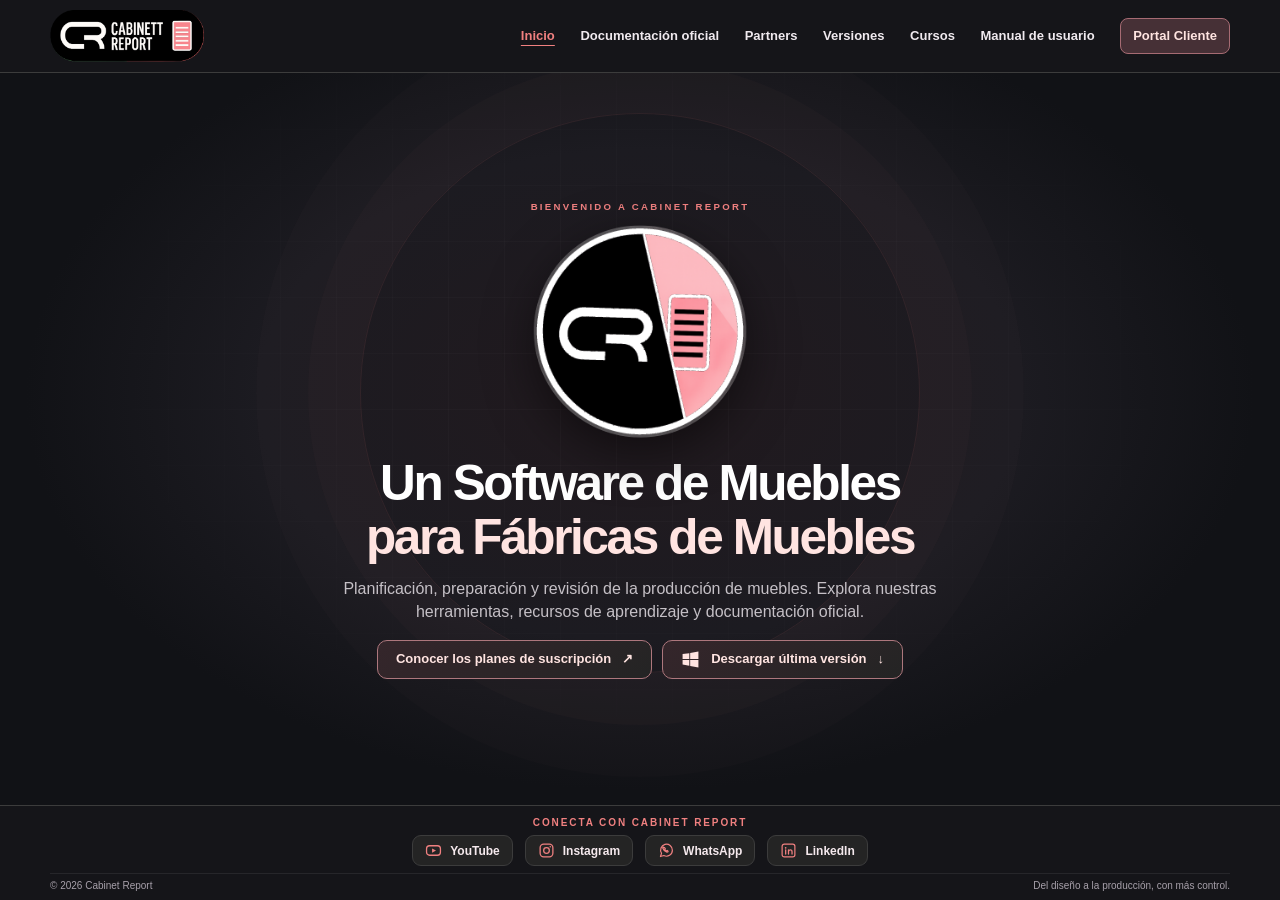
<file: index.html>
<!doctype html>
<html lang="es">
<head>
  <meta charset="utf-8">
  <meta name="viewport" content="width=device-width,initial-scale=1">
  <meta name="theme-color" content="#111216">
  <meta name="description" content="Cabinet Report: software de muebles para fábricas de muebles. Accede a la documentación oficial, Partners, cursos, manual de usuario y redes sociales.">
  <meta property="og:type" content="website">
  <meta property="og:title" content="Cabinet Report | Portal oficial">
  <meta property="og:description" content="Un Software de Muebles para Fábricas de Muebles. Documentación, cursos, manual, Partners y redes oficiales en un solo lugar.">
  <meta property="og:image" content="https://danielmelendez-pma.github.io/cabinet-report-partners/logo-redondo.png">
  <meta property="og:url" content="https://danielmelendez-pma.github.io/cabinet-report-partners/">
  <meta name="color-scheme" content="dark">
  <link rel="icon" href="logo-redondo.png" type="image/png">
  <link rel="canonical" href="https://danielmelendez-pma.github.io/cabinet-report-partners/">
  <link rel="stylesheet" href="portal.css?v=20261109-57">
  <title>Cabinet Report | Portal oficial</title>
  <script>
    // Preserva los enlaces antiguos a secciones del programa Partners.
    (function () {
      var oldSections = ["inicio","que-es","modelo","roles","planes","simulador","dudas","participar"];
      var hash = decodeURIComponent(location.hash.slice(1));
      if (oldSections.indexOf(hash) !== -1) {
        location.replace("partners.html" + location.search + location.hash);
      }
    }());
  </script>
  <link rel="stylesheet" href="cabinet-header.css?v=20261111-83">
</head>
<body>
  <a class="skip-link" href="#contenido">Ir al contenido principal</a>
  <div class="portal-shell">
    <header class="cr-site-header">
  <div class="cr-site-header-inner">
    <a class="cr-brand" href="./" aria-label="Ir al inicio de Cabinet Report">
      <img src="logo-ovalado.png" alt="Cabinet Report" width="498" height="167">
    </a>
    <nav class="cr-site-nav" aria-label="Navegación principal">
      <a href="./" aria-current="page">Inicio</a>
      <a href="https://cabinet-report.gitbook.io/cabinet-report-docs/">Documentación oficial</a>
      <a href="partners.html">Partners</a>
      <button id="open-versions" class="cr-versions-nav" type="button" aria-haspopup="dialog" aria-controls="versions-dialog" hidden>Versiones</button>
      <a href="https://cabinet-report.gitbook.io/curso-de-cabinet-report/">Cursos</a>
      <a href="https://cabinet-report.gitbook.io/cabinet-report-docs/manual-de-usuario">Manual de usuario</a>
      <a class="cr-client-portal-nav" href="https://cabinetreportportal.duckdns.org/login" target="_blank" rel="noopener noreferrer" aria-label="Portal Cliente (abre en otra pestaña)">Portal Cliente</a>
    </nav>
  </div>
</header>
    <main id="contenido" class="landing">
      <section class="hero" aria-labelledby="hero-title">
        <div class="hero-glow" aria-hidden="true"></div>
        <div class="hero-content">
          <span class="eyebrow">BIENVENIDO A CABINET REPORT</span>
          <img class="hero-logo" src="logo-redondo.png" width="1024" height="1024" alt="Logotipo circular oficial de Cabinet Report">
          <h1 id="hero-title">Un Software de Muebles<br><span>para Fábricas de Muebles</span></h1>
          <p class="hero-description">Planificación, preparación y revisión de la producción de muebles. Explora nuestras herramientas, recursos de aprendizaje y documentación oficial.</p>
          <div class="hero-actions">
            <a class="plans-link" href="suscripciones.html">Conocer los planes de suscripción <span aria-hidden="true">↗</span></a>
            <button class="plans-link download-open" id="open-download" type="button" aria-haspopup="dialog" aria-controls="download-dialog" aria-label="Descargar última versión para Windows" hidden><svg class="windows-mark" viewBox="0 0 24 24" aria-hidden="true" focusable="false"><path fill="currentColor" d="M2 5.2 10.5 4v7.3H2V5.2Zm9.6-1.4L22 2v9.3H11.6V3.8ZM2 12.5h8.5v7.3L2 18.4v-5.9Zm9.6 0H22V22l-10.4-1.8v-7.7Z"/></svg>Descargar última versión <span aria-hidden="true">↓</span></button>
          </div>
        </div>
      </section>
    </main>
    <footer class="site-footer">
      <div class="footer-inner">
        <p class="social-heading">CONECTA CON CABINET REPORT</p>
        <nav class="social-links" aria-label="Redes sociales oficiales">
          <a href="https://www.youtube.com/@CabinetReport" target="_blank" rel="noopener noreferrer" aria-label="YouTube de Cabinet Report (se abre en otra pestaña)">
            <svg aria-hidden="true" viewBox="0 0 24 24" fill="none"><rect x="2.2" y="5.3" width="19.6" height="13.4" rx="4.2" stroke="currentColor" stroke-width="1.8"/><path d="m10 9 5.5 3-5.5 3V9Z" fill="currentColor"/></svg><span>YouTube</span>
          </a>
          <a href="https://www.instagram.com/cabinet.report/" target="_blank" rel="noopener noreferrer" aria-label="Instagram de Cabinet Report (se abre en otra pestaña)">
            <svg aria-hidden="true" viewBox="0 0 24 24" fill="none"><rect x="3" y="3" width="18" height="18" rx="5" stroke="currentColor" stroke-width="1.8"/><circle cx="12" cy="12" r="4" stroke="currentColor" stroke-width="1.8"/><circle cx="17.3" cy="6.8" r="1.1" fill="currentColor"/></svg><span>Instagram</span>
          </a>
          <a href="https://www.whatsapp.com/channel/0029VbBCP1Z3gvWW4PTFQg1a" target="_blank" rel="noopener noreferrer" aria-label="Canal de WhatsApp de Cabinet Report (se abre en otra pestaña)">
            <svg aria-hidden="true" viewBox="0 0 24 24" fill="none"><path d="M20.3 11.7a8.3 8.3 0 0 1-12.1 7.4l-4.7 1.4 1.5-4.6a8.3 8.3 0 1 1 15.3-4.2Z" stroke="currentColor" stroke-width="1.7" stroke-linejoin="round"/><path d="M8.4 8.1c.2-.3.5-.3.7-.2l1.2 1.1-.7 1.2c.5 1.1 1.3 1.9 2.4 2.4l1.2-.7 1.1 1.2c.2.2.1.5-.2.7-.6.5-1.3.6-2.1.3-2.8-1-4.2-2.5-5.2-5.2-.3-.8-.2-1.5.3-2.1Z" stroke="currentColor" stroke-width="1.6" stroke-linejoin="round"/></svg><span>WhatsApp</span>
          </a>
          <a href="https://www.linkedin.com/in/daniel-mel%C3%A9ndez-07ba0b29/" target="_blank" rel="noopener noreferrer" aria-label="Perfil de LinkedIn del desarrollador de Cabinet Report (se abre en otra pestaña)">
            <svg aria-hidden="true" viewBox="0 0 24 24" fill="none"><rect x="3" y="3" width="18" height="18" rx="3" stroke="currentColor" stroke-width="1.7"/><circle cx="8" cy="8.2" r="1.2" fill="currentColor"/><path d="M8 11v6M12 17v-6m0 2.1c.5-1.5 1.5-2.1 2.8-2.1 1.8 0 2.2 1.3 2.2 3V17" stroke="currentColor" stroke-width="1.8" stroke-linecap="round"/></svg><span>LinkedIn</span>
          </a>
        </nav>
        <div class="footer-bottom"><span>© 2026 Cabinet Report</span><span>Del diseño a la producción, con más control.</span></div>
      </div>
    </footer>
  </div>
  <dialog id="download-dialog" class="download-dialog" aria-labelledby="download-title" aria-describedby="download-summary">
    <div class="download-modal">
      <button type="button" class="download-close" id="close-download" aria-label="Cerrar información de descarga">×</button>
      <div class="download-media">
        <button type="button" class="release-image-trigger" id="open-download-image" aria-label="Ampliar imagen de novedades" hidden>
          <img id="download-image" width="941" height="1672" alt="Imagen oficial de las novedades de Cabinet Report" loading="lazy" hidden>
          <span class="image-zoom-hint">Ampliar imagen <span aria-hidden="true">↗</span></span>
        </button>
      </div>
      <div class="download-info">
        <span class="download-kicker">LANZAMIENTO OFICIAL · WINDOWS</span>
        <h2 id="download-title">Cabinet Report</h2>
        <p class="download-meta" id="download-date"></p>
        <p id="download-status" role="status" aria-live="polite">Consultando la última versión disponible…</p>
        <p id="download-summary"></p>
        <h3 id="download-changes-title" hidden>Principales novedades</h3>
        <ul id="download-changes"></ul>
        <a id="download-installer" class="plans-link download-install" rel="noopener noreferrer" target="_blank" hidden>Descargar instalador <span aria-hidden="true">↓</span></a>
        <p class="download-note">Archivo ejecutable para Windows, descargado desde GitHub Releases. Esta ventana consulta la última versión estable cada vez que la abres. Si GitHub no responde, no ofrecemos descargas sin verificar.</p>
      </div>
    </div>
  </dialog>
  <dialog id="versions-dialog" class="versions-dialog" aria-labelledby="versions-title" aria-describedby="versions-intro">
    <div class="versions-modal">
      <div class="versions-header">
        <div>
          <span class="download-kicker">CABINET REPORT · HISTORIAL OFICIAL</span>
          <h2 id="versions-title">Versiones disponibles</h2>
          <p id="versions-intro">Consulta las diez versiones estables más recientes y descarga el instalador Windows que necesites.</p>
        </div>
        <button type="button" id="close-versions" class="versions-close" aria-label="Cerrar historial de versiones">×</button>
      </div>
      <p id="versions-status" class="versions-status" role="status" aria-live="polite"></p>
      <div id="versions-list" class="versions-list"></div>
    </div>
  </dialog>
  <dialog id="image-dialog" class="image-dialog" aria-labelledby="image-dialog-title">
    <div class="image-modal">
      <div class="image-toolbar">
        <h2 id="image-dialog-title">Imagen oficial de la versión</h2>
        <div class="image-controls">
          <button type="button" id="zoom-out" aria-label="Reducir imagen">−</button>
          <output id="zoom-level" aria-live="off">100%</output>
          <button type="button" id="zoom-in" aria-label="Ampliar imagen">+</button>
          <button type="button" id="close-image" aria-label="Cerrar imagen ampliada">×</button>
        </div>
      </div>
      <div id="image-viewport" class="image-viewport" tabindex="0" aria-label="Imagen ampliada, desplázate para ver sus detalles">
        <img id="zoomed-image" alt="" />
      </div>
    </div>
  </dialog>
  <script src="download-release.js?v=20261109-58" defer></script>
</body>
</html>
</file>
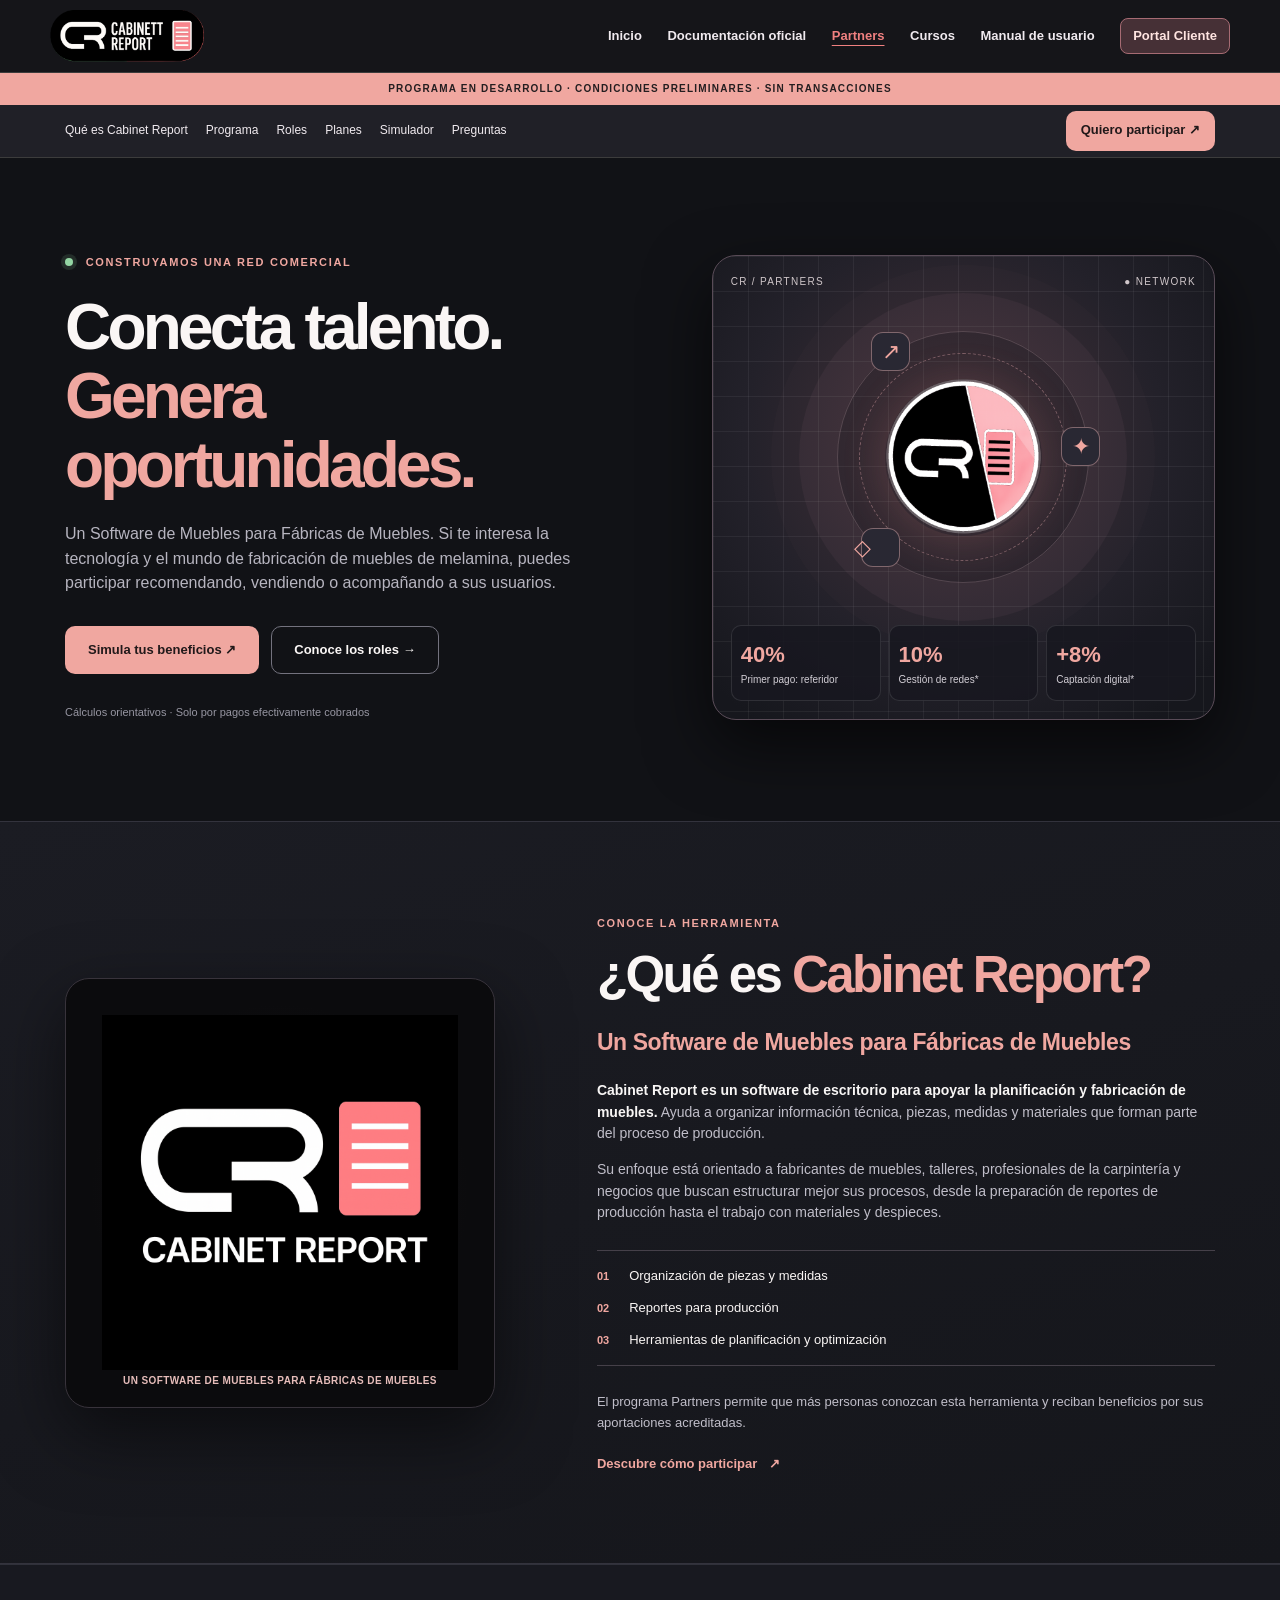
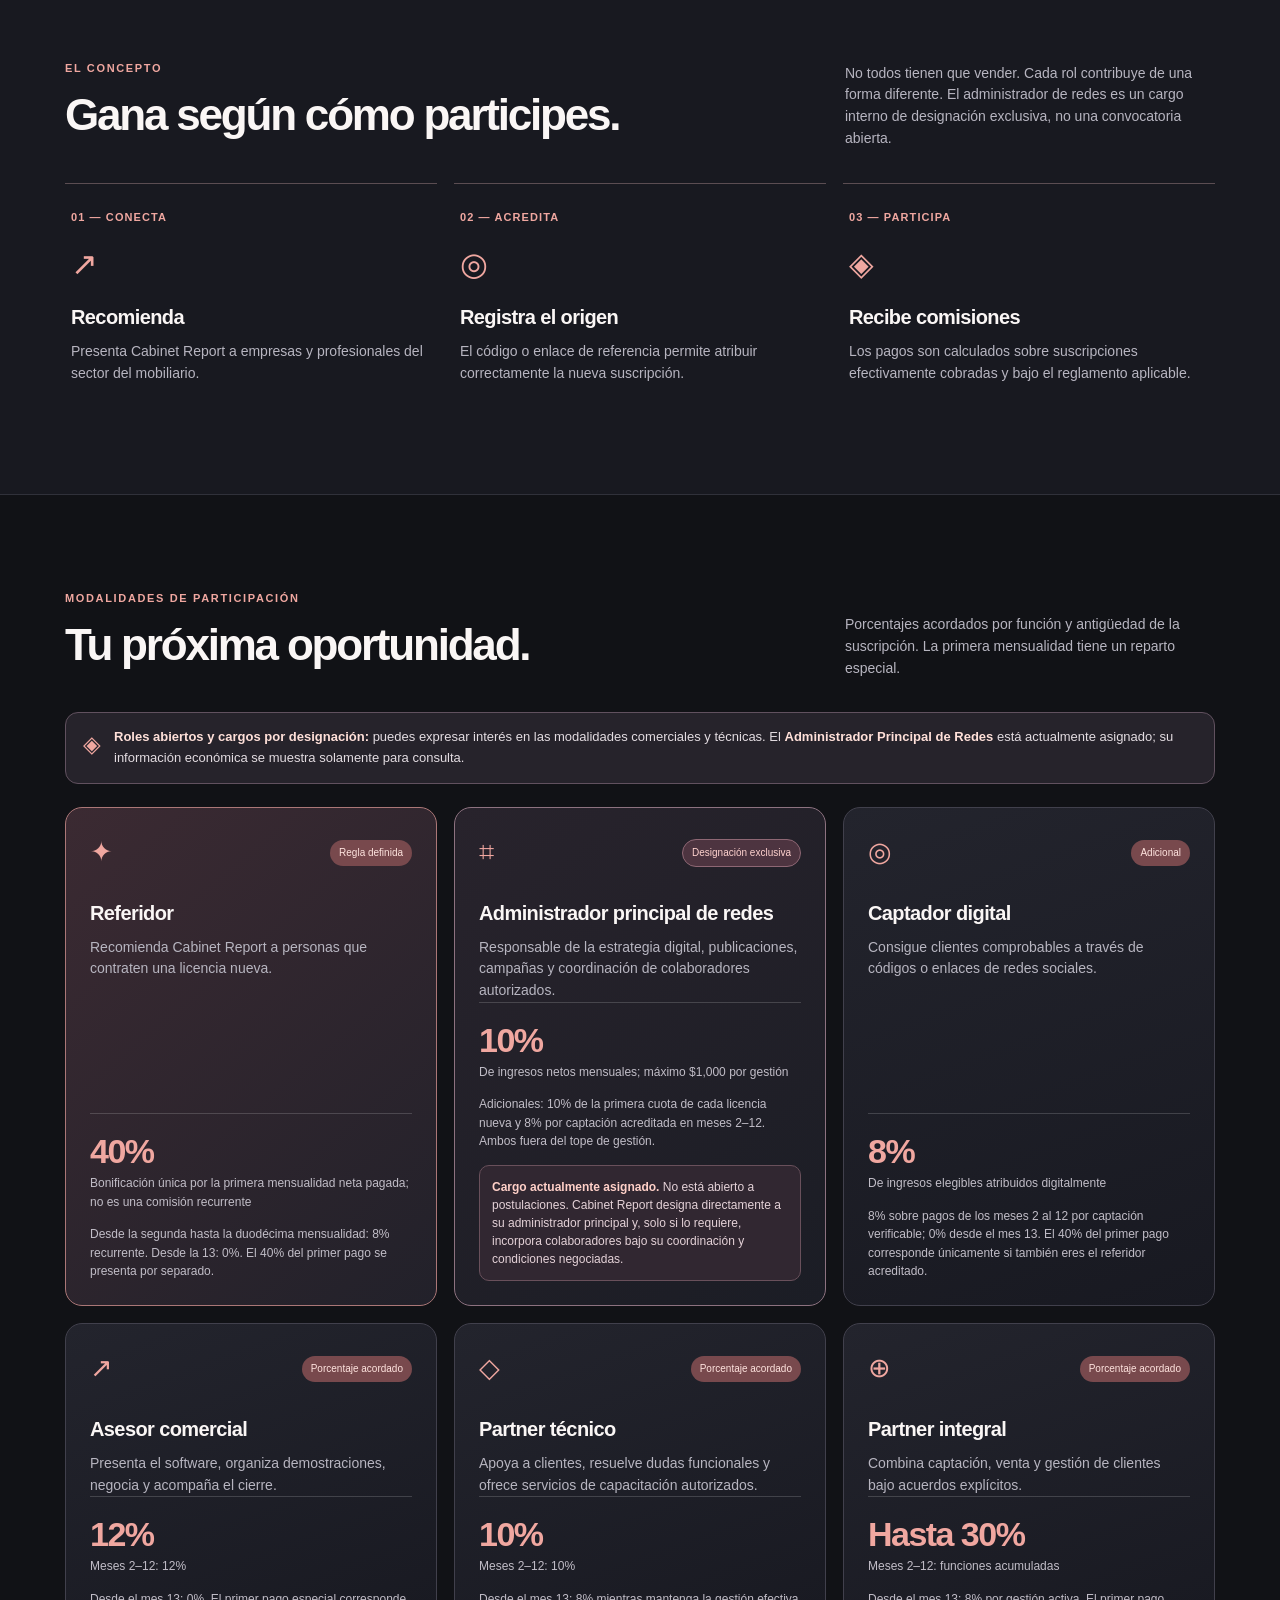
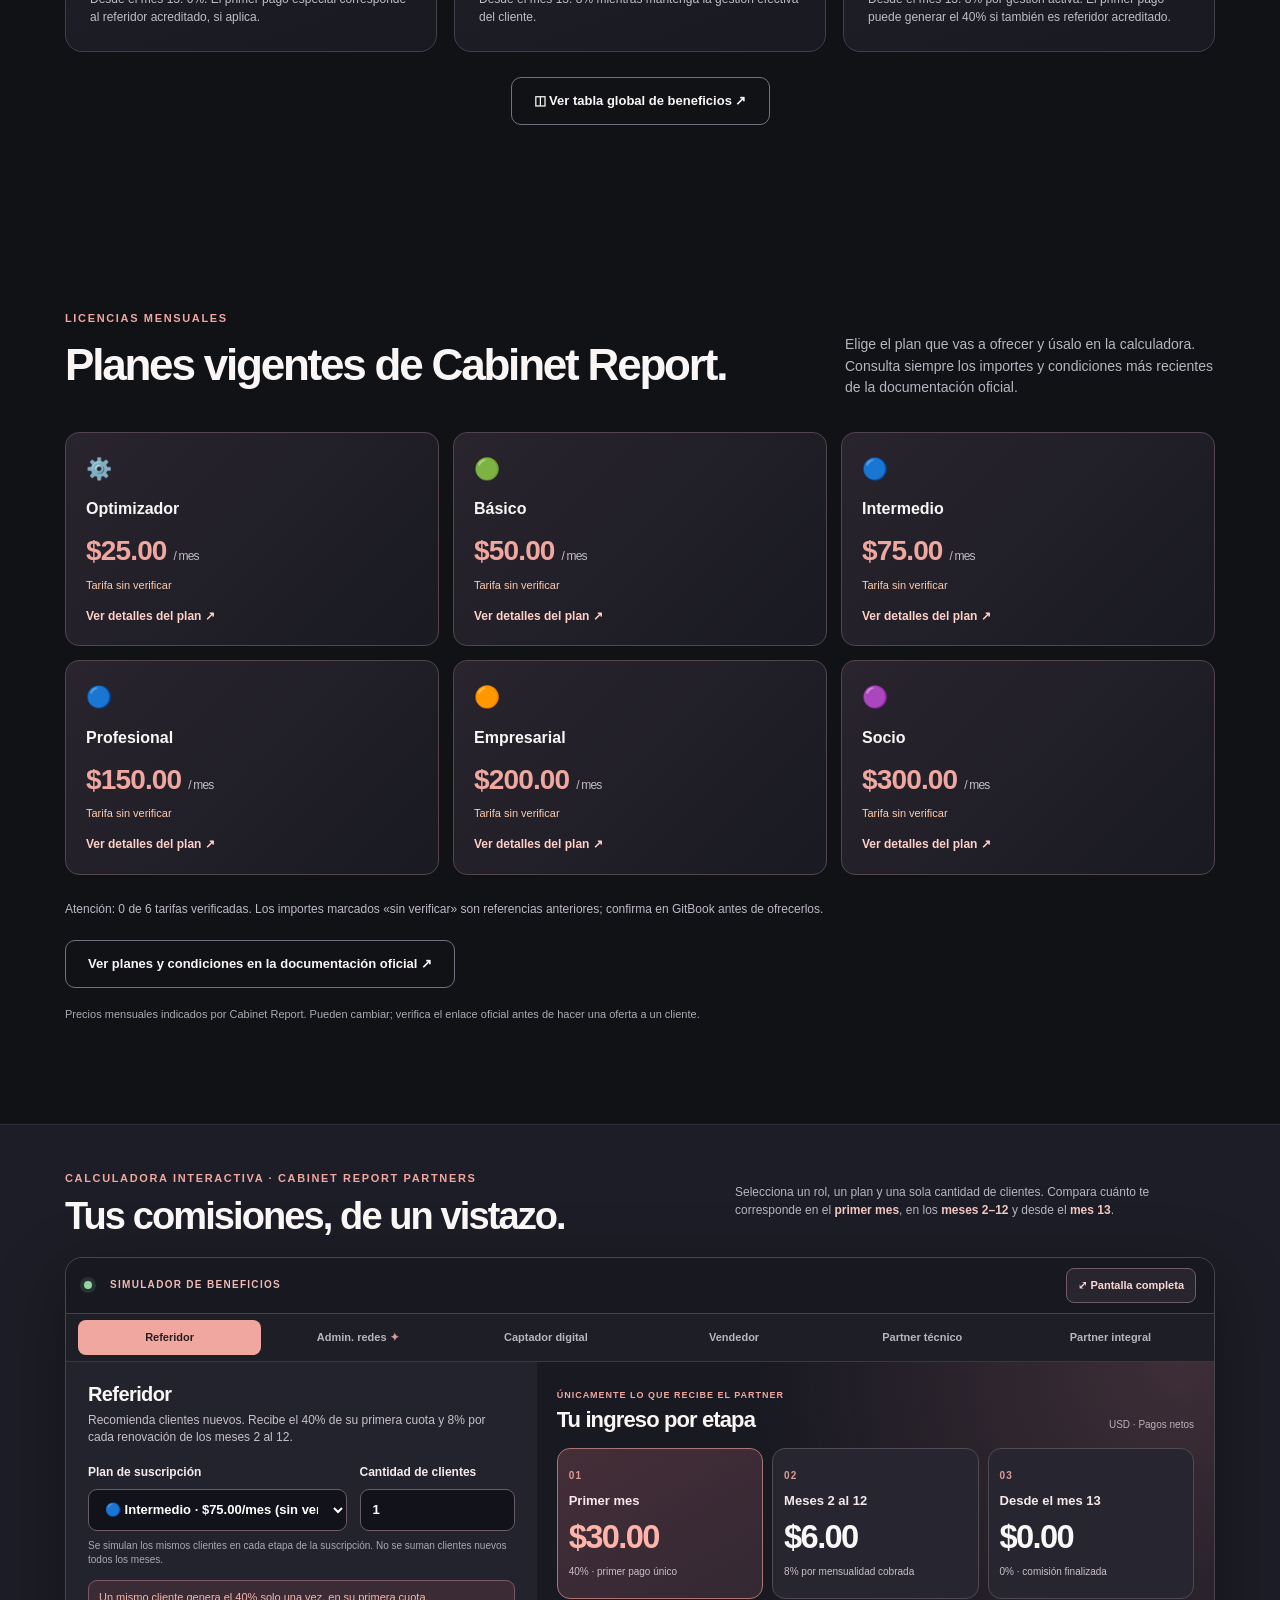
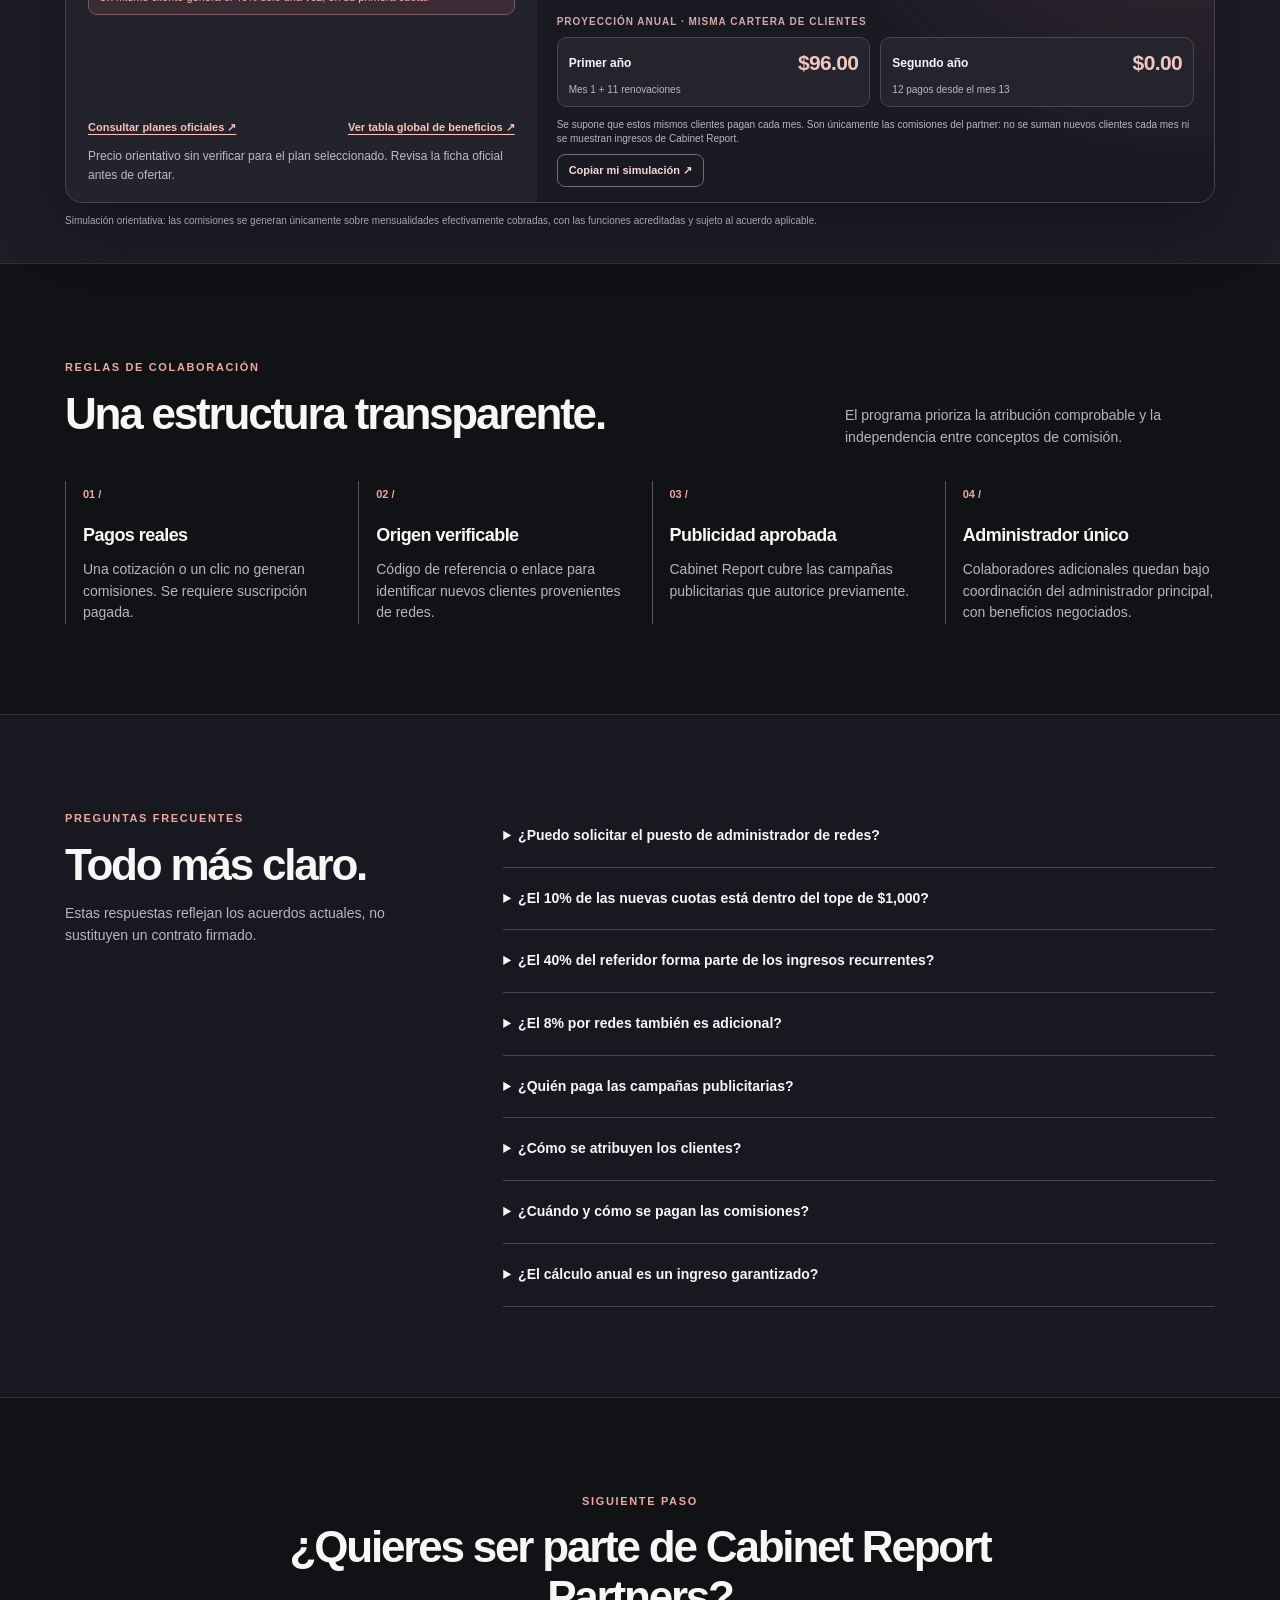
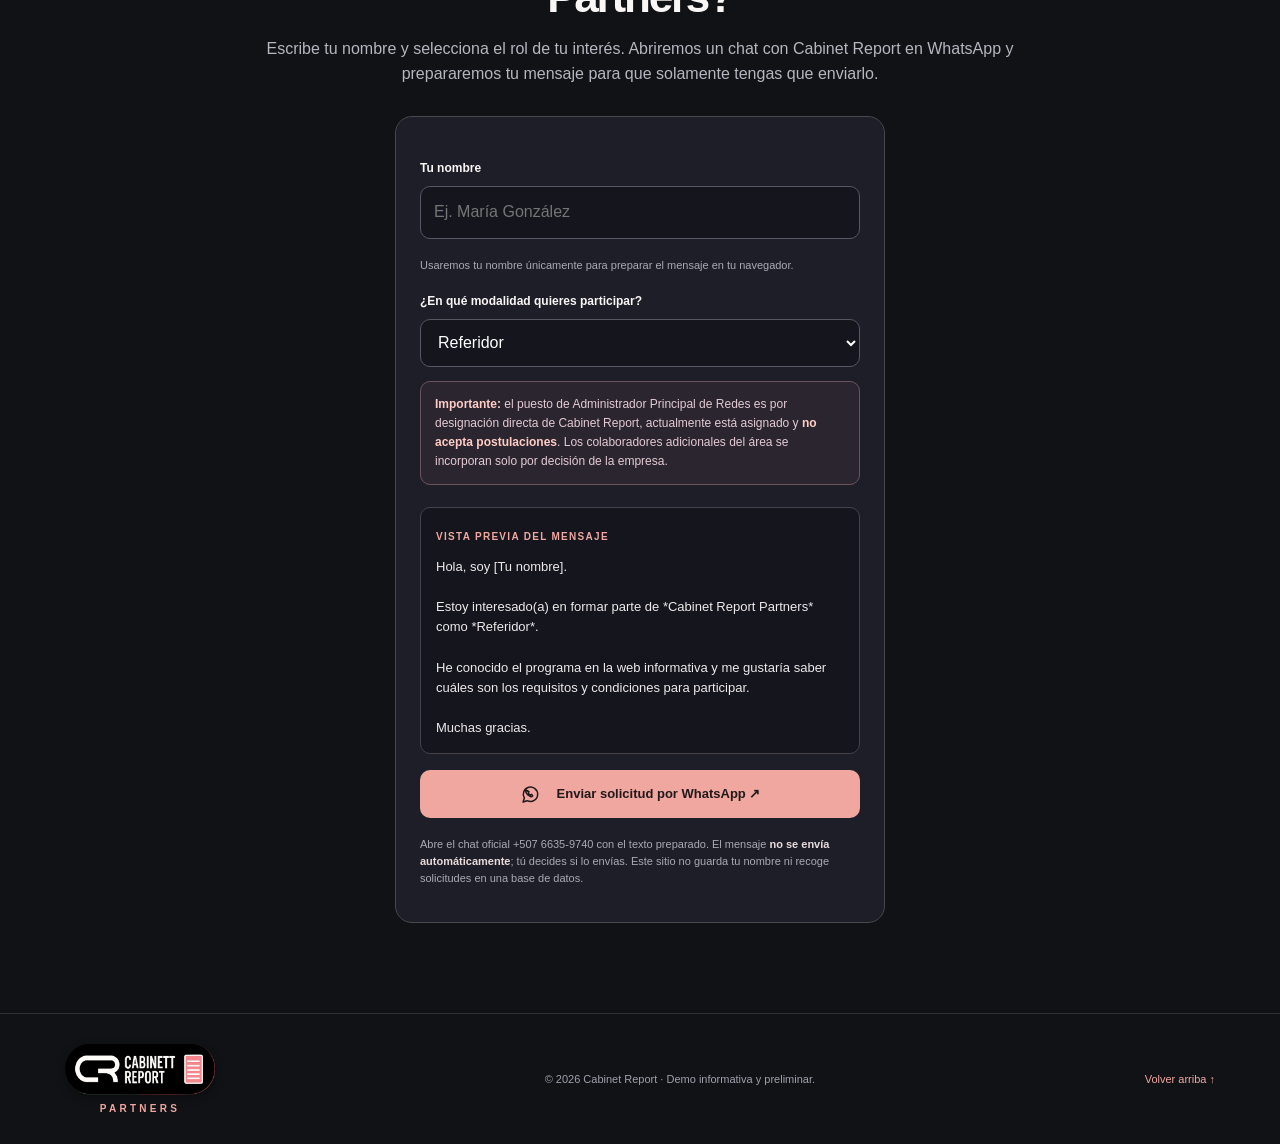
<file: partners.html>
<!DOCTYPE html>

<html lang="es">
<head>
<meta charset="utf-8"/><meta content="width=device-width,initial-scale=1" name="viewport"/>
<meta content="#111216" name="theme-color"/><meta content="Explora el programa Cabinet Report Partners y simula tus beneficios por recomendación, captación digital y gestión de redes sociales." name="description"/>
<title>Cabinet Report Partners | Calcula las comisiones por etapa</title>
<link href="logo-redondo.png" rel="icon" type="image/png"/><link href="styles.css?v=20261108-modal-oscuro" rel="stylesheet"/><script defer="" src="script.js"></script><script defer="" src="plans.js"></script>
<meta content="Cabinet Report Partners — Simula tus ingresos" property="og:title"/><meta content="Conoce Cabinet Report, explora los roles de partner y calcula beneficios mensuales o anuales." property="og:description"/><meta content="website" property="og:type"/><link href="cabinet-header.css?v=20261111-83" rel="stylesheet"/><script defer src="portal-home.js?v=20261109-58"></script></head>
<body>
<header class="cr-site-header">
  <div class="cr-site-header-inner">
    <a class="cr-brand" href="./" data-portal-home aria-label="Ir al inicio de Cabinet Report">
      <img src="logo-ovalado.png" alt="Cabinet Report" width="498" height="167">
    </a>
    <nav class="cr-site-nav" aria-label="Navegación principal">
      <a href="./" data-portal-home>Inicio</a>
      <a href="https://cabinet-report.gitbook.io/cabinet-report-docs/">Documentación oficial</a>
      <a href="partners.html" aria-current="page">Partners</a>
      <a href="https://cabinet-report.gitbook.io/curso-de-cabinet-report/">Cursos</a>
      <a href="https://cabinet-report.gitbook.io/cabinet-report-docs/manual-de-usuario">Manual de usuario</a>
      <a class="cr-client-portal-nav" href="https://cabinetreportportal.duckdns.org/login" target="_blank" rel="noopener noreferrer" aria-label="Portal Cliente (abre en otra pestaña)">Portal Cliente</a>
    </nav>
  </div>
</header>
<div class="ribbon">PROGRAMA EN DESARROLLO · CONDICIONES PRELIMINARES · SIN TRANSACCIONES</div>
<div class="cr-partner-subnav" aria-label="Secciones del programa Partners"><div class="wrap cr-partner-subnav-inner"><nav aria-label="Secciones de Partners"><a href="#que-es">Qué es Cabinet Report</a><a href="#modelo">Programa</a><a href="#roles">Roles</a><a href="#planes">Planes</a><a href="#simulador">Simulador</a><a href="#dudas">Preguntas</a></nav><a class="btn coral small" href="#participar">Quiero participar ↗</a></div></div>
<main id="inicio"><section class="wrap hero"><div><div class="eyebrow"><span class="pulse"></span> CONSTRUYAMOS UNA RED COMERCIAL</div><h1>Conecta talento.<br/><em>Genera oportunidades.</em></h1><p>Un Software de Muebles para Fábricas de Muebles. Si te interesa la tecnología y el mundo de fabricación de muebles de melamina, puedes participar recomendando, vendiendo o acompañando a sus usuarios.</p><div class="actions"><a class="btn coral" href="#simulador">Simula tus beneficios ↗</a><a class="btn outline" href="#roles">Conoce los roles →</a></div><div class="subhero">Cálculos orientativos · Solo por pagos efectivamente cobrados</div></div><div class="visual"><div class="visual-top"><span>CR / PARTNERS</span><span>● NETWORK</span></div><div class="orbit"><div class="orbital one">↗</div><div class="orbital two">✦</div><div class="orbital three">◇</div><div class="core"><img alt="Logotipo circular oficial de Cabinet Report" class="logo-orbit" height="1024" src="logo-redondo.png" width="1024"/></div></div><div class="visual-metrics"><div><strong>40%</strong><span>Primer pago: referidor</span></div><div><strong>10%</strong><span>Gestión de redes*</span></div><div><strong>+8%</strong><span>Captación digital*</span></div></div></div></section><section class="about-band" id="que-es"><div class="wrap about-layout">
<div class="about-graphic"><div class="about-halo"></div><img alt="Logo original de Cabinet Report sobre fondo negro" height="1024" src="logo-cuadrado.png" width="1024"/><div class="about-label">UN SOFTWARE DE MUEBLES PARA FÁBRICAS DE MUEBLES</div></div>
<div class="about-copy"><span class="eyebrow">CONOCE LA HERRAMIENTA</span><h2>¿Qué es <em>Cabinet Report?</em></h2><p class="slogan">Un Software de Muebles para Fábricas de Muebles</p>
<p><strong>Cabinet Report es un software de escritorio para apoyar la planificación y fabricación de muebles.</strong> Ayuda a organizar información técnica, piezas, medidas y materiales que forman parte del proceso de producción.</p>
<p>Su enfoque está orientado a fabricantes de muebles, talleres, profesionales de la carpintería y negocios que buscan estructurar mejor sus procesos, desde la preparación de reportes de producción hasta el trabajo con materiales y despieces.</p>
<div class="about-points"><div><b>01</b><span>Organización de piezas y medidas</span></div><div><b>02</b><span>Reportes para producción</span></div><div><b>03</b><span>Herramientas de planificación y optimización</span></div></div>
<p class="about-foot">El programa Partners permite que más personas conozcan esta herramienta y reciban beneficios por sus aportaciones acreditadas.</p>
<a class="text-cta" href="#roles">Descubre cómo participar <span aria-hidden="true">↗</span></a></div>
</div></section>
<section class="stripe" id="modelo"><div class="wrap section"><div class="heading"><div><span class="eyebrow">EL CONCEPTO</span><h2>Gana según cómo participes.</h2></div><p>No todos tienen que vender. Cada rol contribuye de una forma diferente. El administrador de redes es un cargo interno de designación exclusiva, no una convocatoria abierta.</p></div><div class="three"><article class="step"><b>01 — CONECTA</b><div class="glyph">↗</div><h3>Recomienda</h3><p>Presenta Cabinet Report a empresas y profesionales del sector del mobiliario.</p></article><article class="step"><b>02 — ACREDITA</b><div class="glyph">◎</div><h3>Registra el origen</h3><p>El código o enlace de referencia permite atribuir correctamente la nueva suscripción.</p></article><article class="step"><b>03 — PARTICIPA</b><div class="glyph">◈</div><h3>Recibe comisiones</h3><p>Los pagos son calculados sobre suscripciones efectivamente cobradas y bajo el reglamento aplicable.</p></article></div></div></section>
<section class="wrap section" id="roles"><div class="heading"><div><span class="eyebrow">MODALIDADES DE PARTICIPACIÓN</span><h2>Tu próxima oportunidad.</h2></div><p>Porcentajes acordados por función y antigüedad de la suscripción. La primera mensualidad tiene un reparto especial.</p></div><div class="role-access"><span aria-hidden="true">◈</span><p><strong>Roles abiertos y cargos por designación:</strong> puedes expresar interés en las modalidades comerciales y técnicas. El <strong>Administrador Principal de Redes</strong> está actualmente asignado; su información económica se muestra solamente para consulta.</p></div><div class="cards">
<article class="role featured"><div class="role-head"><span class="symbol">✦</span><span class="tag">Regla definida</span></div><h3>Referidor</h3><p>Recomienda Cabinet Report a personas que contraten una licencia nueva.</p><div class="value"><strong>40%</strong><small>Bonificación única por la primera mensualidad neta pagada; no es una comisión recurrente</small></div><p class="tiny">Desde la segunda hasta la duodécima mensualidad: 8% recurrente. Desde la 13: 0%. El 40% del primer pago se presenta por separado.</p></article>
<article class="role restricted"><div class="role-head"><span class="symbol">⌗</span><span class="tag exclusive">Designación exclusiva</span></div><h3>Administrador principal de redes</h3><p>Responsable de la estrategia digital, publicaciones, campañas y coordinación de colaboradores autorizados.</p><div class="value"><strong>10%</strong><small>De ingresos netos mensuales; máximo $1,000 por gestión</small></div><p class="tiny">Adicionales: 10% de la primera cuota de cada licencia nueva y 8% por captación acreditada en meses 2–12. Ambos fuera del tope de gestión.</p><div class="exclusive-note"><strong>Cargo actualmente asignado.</strong> No está abierto a postulaciones. Cabinet Report designa directamente a su administrador principal y, solo si lo requiere, incorpora colaboradores bajo su coordinación y condiciones negociadas.</div></article>
<article class="role"><div class="role-head"><span class="symbol">◎</span><span class="tag">Adicional</span></div><h3>Captador digital</h3><p>Consigue clientes comprobables a través de códigos o enlaces de redes sociales.</p><div class="value"><strong>8%</strong><small>De ingresos elegibles atribuidos digitalmente</small></div><p class="tiny">8% sobre pagos de los meses 2 al 12 por captación verificable; 0% desde el mes 13. El 40% del primer pago corresponde únicamente si también eres el referidor acreditado.</p></article>
<article class="role"><div class="role-head"><span class="symbol">↗</span><span class="tag">Porcentaje acordado</span></div><h3>Asesor comercial</h3><p>Presenta el software, organiza demostraciones, negocia y acompaña el cierre.</p><div class="value"><strong>12%</strong><small>Meses 2–12: 12%</small></div><p class="tiny">Desde el mes 13: 0%. El primer pago especial corresponde al referidor acreditado, si aplica.</p></article>
<article class="role"><div class="role-head"><span class="symbol">◇</span><span class="tag">Porcentaje acordado</span></div><h3>Partner técnico</h3><p>Apoya a clientes, resuelve dudas funcionales y ofrece servicios de capacitación autorizados.</p><div class="value"><strong>10%</strong><small>Meses 2–12: 10%</small></div><p class="tiny">Desde el mes 13: 8% mientras mantenga la gestión efectiva del cliente.</p></article>
<article class="role"><div class="role-head"><span class="symbol">⊕</span><span class="tag">Porcentaje acordado</span></div><h3>Partner integral</h3><p>Combina captación, venta y gestión de clientes bajo acuerdos explícitos.</p><div class="value"><strong>Hasta 30%</strong><small>Meses 2–12: funciones acumuladas</small></div><p class="tiny">Desde el mes 13: 8% por gestión activa. El primer pago puede generar el 40% si también es referidor acreditado.</p></article>
</div><div class="role-global-action"><button class="btn outline" data-show-benefits="true" type="button">◫ Ver tabla global de beneficios ↗</button></div></section>
<section class="wrap section plans-section" id="planes"><div class="heading"><div><span class="eyebrow">LICENCIAS MENSUALES</span><h2>Planes vigentes de Cabinet Report.</h2></div><p>Elige el plan que vas a ofrecer y úsalo en la calculadora. Consulta siempre los importes y condiciones más recientes de la documentación oficial.</p></div><div class="plan-grid">
<button class="plan-card" type="button" data-plan="optimizador" aria-haspopup="dialog" aria-controls="plan-dialog" aria-label="Ver características, límites y precios del plan Optimizador"><span aria-hidden="true">⚙️</span><h3>Optimizador</h3><strong><span class="plan-price">$25</span> <small>/ mes</small></strong><span class="plan-card-action">Ver detalles del plan ↗</span></button>
<button class="plan-card" type="button" data-plan="basico" aria-haspopup="dialog" aria-controls="plan-dialog" aria-label="Ver características, límites y precios del plan Básico"><span aria-hidden="true">🟢</span><h3>Básico</h3><strong><span class="plan-price">$50</span> <small>/ mes</small></strong><span class="plan-card-action">Ver detalles del plan ↗</span></button>
<button class="plan-card" type="button" data-plan="intermedio" aria-haspopup="dialog" aria-controls="plan-dialog" aria-label="Ver características, límites y precios del plan Intermedio"><span aria-hidden="true">🔵</span><h3>Intermedio</h3><strong><span class="plan-price">$75</span> <small>/ mes</small></strong><span class="plan-card-action">Ver detalles del plan ↗</span></button>
<button class="plan-card" type="button" data-plan="profesional" aria-haspopup="dialog" aria-controls="plan-dialog" aria-label="Ver características, límites y precios del plan Profesional"><span aria-hidden="true">🔵</span><h3>Profesional</h3><strong><span class="plan-price">$150</span> <small>/ mes</small></strong><span class="plan-card-action">Ver detalles del plan ↗</span></button>
<button class="plan-card" type="button" data-plan="empresarial" aria-haspopup="dialog" aria-controls="plan-dialog" aria-label="Ver características, límites y precios del plan Empresarial"><span aria-hidden="true">🟠</span><h3>Empresarial</h3><strong><span class="plan-price">$200</span> <small>/ mes</small></strong><span class="plan-card-action">Ver detalles del plan ↗</span></button>
<button class="plan-card" type="button" data-plan="socio" aria-haspopup="dialog" aria-controls="plan-dialog" aria-label="Ver características, límites y precios del plan Socio"><span aria-hidden="true">🟣</span><h3>Socio</h3><strong><span class="plan-price">$300</span> <small>/ mes</small></strong><span class="plan-card-action">Ver detalles del plan ↗</span></button>
</div><p class="pricing-source-status" id="pricing-source-status" role="status" aria-live="polite">Consultando tarifas en la documentación oficial...</p><a class="btn outline plan-link" href="https://cabinet-report.gitbook.io/cabinet-report-docs/planes-de-suscripcion" rel="noopener noreferrer" target="_blank">Ver planes y condiciones en la documentación oficial ↗</a><p class="hint">Precios mensuales indicados por Cabinet Report. Pueden cambiar; verifica el enlace oficial antes de hacer una oferta a un cliente.</p></section>
<section class="stripe calculator" id="simulador">
  <div class="wrap section calc-section">
    <div class="heading calc-heading">
      <div><span class="eyebrow">CALCULADORA INTERACTIVA · CABINET REPORT PARTNERS</span><h2>Tus comisiones, de un vistazo.</h2></div>
      <p>Selecciona un rol, un plan y una sola cantidad de clientes. Compara cuánto te corresponde en el <b>primer mes</b>, en los <b>meses 2–12</b> y desde el <b>mes 13</b>.</p>
    </div>
    <div class="calcbox" id="calcbox">
      <div class="calcbar"><div class="calcbar-title"><span class="pulse" aria-hidden="true"></span><span>SIMULADOR DE BENEFICIOS</span></div><div class="calcbar-actions"><button class="calc-expand" id="calc-expand" type="button" aria-pressed="false">⤢ Pantalla completa</button></div></div>
      <div class="tabs" role="tablist" aria-label="Rol a simular">
        <button class="tab active" type="button" role="tab" id="t-ref" aria-controls="calc-inputs" aria-selected="true" data-mode="ref">Referidor</button>
        <button class="tab" type="button" role="tab" id="t-red" aria-controls="calc-inputs" aria-selected="false" data-mode="red">Admin. redes <span class="exclusive-star" aria-hidden="true">✦</span></button>
        <button class="tab" type="button" role="tab" id="t-dig" aria-controls="calc-inputs" aria-selected="false" data-mode="dig">Captador digital</button>
        <button class="tab" type="button" role="tab" id="t-ven" aria-controls="calc-inputs" aria-selected="false" data-mode="ven">Vendedor</button>
        <button class="tab" type="button" role="tab" id="t-tec" aria-controls="calc-inputs" aria-selected="false" data-mode="tec">Partner técnico</button>
        <button class="tab" type="button" role="tab" id="t-int" aria-controls="calc-inputs" aria-selected="false" data-mode="int">Partner integral</button>
      </div>
      <div class="calcbody">
        <div class="calcparams" id="calc-inputs" role="tabpanel" aria-labelledby="t-ref">
          <div class="role-intro"><h3 id="calc-role-title">Referidor</h3><p id="calc-role-description">Refiere clientes nuevos y recibe una bonificación inicial y comisiones temporales por renovación.</p></div>
          <div class="calc-fields">
            <div><label for="plan-select">Plan de suscripción</label>
              <select id="plan-select" aria-label="Plan de suscripción">
                <option value="25" data-plan="optimizador">⚙️ Optimizador · $25/mes</option><option value="50" data-plan="basico">🟢 Básico · $50/mes</option><option value="75" data-plan="intermedio" selected>🔵 Intermedio · $75/mes</option><option value="150" data-plan="profesional">🔵 Profesional · $150/mes</option><option value="200" data-plan="empresarial">🟠 Empresarial · $200/mes</option><option value="300" data-plan="socio">🟣 Socio · $300/mes</option>
              </select>
            </div>
            <div><label for="client-count">Cantidad de clientes</label><input id="client-count" type="number" min="0" step="1" max="100000" inputmode="numeric" value="1" aria-describedby="client-help"/></div>
          </div>
          <p class="calc-helper" id="client-help">Se simulan los mismos clientes en cada etapa de la suscripción. No se suman clientes nuevos todos los meses.</p>
          <label id="credit-ref-wrap" class="calc-checkbox" hidden><input type="checkbox" id="credit-ref"/> <span>También soy el <b>referidor acreditado</b> de estos clientes (40% del primer pago).</span></label>
          <label id="credit-digital-wrap" class="calc-checkbox" hidden><input type="checkbox" id="credit-digital" checked/> <span>Estos clientes fueron <b>captados por redes</b> con código/enlace verificable (8% en meses 2–12).</span></label>
          <div id="company-revenue-wrap" class="admin-revenue" hidden><label for="company-revenue">Ingresos mensuales netos de Cabinet Report <span>(base de la comisión global de gestión)</span></label><div class="money-field"><span>$</span><input id="company-revenue" type="number" min="0" step="0.01" value="10000" inputmode="decimal"/></div></div>
          <div class="calc-micro-note" id="calc-rule">Primera cuota: 40%. Renovaciones meses 2–12: 8%. Desde mes 13: 0%.</div>
          <div class="calc-links"><a href="https://cabinet-report.gitbook.io/cabinet-report-docs/planes-de-suscripcion" rel="noopener noreferrer" target="_blank">Consultar planes oficiales ↗</a><button type="button" data-show-benefits="true">Ver tabla global de beneficios ↗</button></div><p class="calc-pricing-status" id="calc-pricing-status" role="status" aria-live="polite">Consultando precios de referencia...</p>
        </div>
        <div class="calcresults" aria-live="polite">
          <div class="calc-results-head"><div><span class="eyebrow">ÚNICAMENTE LO QUE RECIBE EL PARTNER</span><h3>Tu ingreso por etapa</h3></div><span class="result-currency">USD · Pagos netos</span></div>
          <div class="stages">
            <article class="stage stage-first"><span class="stage-step">01</span><h4>Primer mes</h4><strong id="stage-first">$30.00</strong><small id="stage-first-detail">40% del primer pago · pago único</small></article>
            <article class="stage"><span class="stage-step">02</span><h4>Meses 2 al 12</h4><strong id="stage-next">$6.00</strong><small id="stage-next-detail">8% cada mes, con pago activo</small></article>
            <article class="stage"><span class="stage-step">03</span><h4>Desde el mes 13</h4><strong id="stage-after">$0.00</strong><small id="stage-after-detail">Sin comisión posterior</small></article>
          </div>
          <div class="annual-heading">PROYECCIÓN ANUAL · MISMA CARTERA DE CLIENTES</div>
          <div class="annual-grid">
            <div><span>Primer año</span><strong id="annual-first">$96.00</strong><small>Mes 1 + 11 renovaciones</small></div>
            <div><span>Segundo año</span><strong id="annual-second">$0.00</strong><small>12 pagos desde el mes 13</small></div>
          </div>
          <p class="calc-footnote" id="calc-footnote">Los montos son exclusivamente del partner, no ingresos de Cabinet Report. Simulación sin bajas, reembolsos ni cambios de plan.</p>
          <button class="calc-copy" id="copy" type="button">Copiar mi simulación ↗</button>
        </div>
      </div>
    </div>
    <p class="calc-disclaimer">Simulación orientativa: las comisiones se generan únicamente sobre mensualidades efectivamente cobradas, con las funciones acreditadas y sujeto al acuerdo aplicable.</p>
  </div>
</section>
<section class="wrap section"><div class="heading"><div><span class="eyebrow">REGLAS DE COLABORACIÓN</span><h2>Una estructura transparente.</h2></div><p>El programa prioriza la atribución comprobable y la independencia entre conceptos de comisión.</p></div><div class="policies"><article><b>01 /</b><h3>Pagos reales</h3><p>Una cotización o un clic no generan comisiones. Se requiere suscripción pagada.</p></article><article><b>02 /</b><h3>Origen verificable</h3><p>Código de referencia o enlace para identificar nuevos clientes provenientes de redes.</p></article><article><b>03 /</b><h3>Publicidad aprobada</h3><p>Cabinet Report cubre las campañas publicitarias que autorice previamente.</p></article><article><b>04 /</b><h3>Administrador único</h3><p>Colaboradores adicionales quedan bajo coordinación del administrador principal, con beneficios negociados.</p></article></div></section>
<section class="stripe" id="dudas"><div class="wrap section faq"><div><span class="eyebrow">PREGUNTAS FRECUENTES</span><h2>Todo más claro.</h2><p>Estas respuestas reflejan los acuerdos actuales, no sustituyen un contrato firmado.</p></div><div class="questions"><details><summary>¿Puedo solicitar el puesto de administrador de redes?</summary><p>No. El puesto de <strong>Administrador Principal de Redes Sociales está ocupado y se asigna exclusivamente por decisión de Cabinet Report</strong>. No se aceptan postulaciones para ese cargo. Si se necesita ampliar el equipo, los colaboradores se incorporarán bajo la coordinación del administrador principal, con condiciones previamente negociadas.</p></details><details><summary>¿El 10% de las nuevas cuotas está dentro del tope de $1,000?</summary><p>No. El administrador obtiene hasta $1,000 por gestión general y <b>además</b> el 10% de primeras mensualidades nuevas, sin ese límite.</p></details><details><summary>¿El 40% del referidor forma parte de los ingresos recurrentes?</summary><p>No. El 40% se paga exclusivamente por la primera mensualidad de cada cliente nuevo acreditado. Las siguientes cuotas generan un 8% del mes 2 al 12; desde el 13, 0%. La calculadora muestra el primer mes y las renovaciones de los meses posteriores por separado.</p></details><details><summary>¿El 8% por redes también es adicional?</summary><p>Sí. El 8% corresponde a cobros atribuibles por redes durante los meses 2 al 12. Se suma al 10% de gestión del administrador principal; en el mes 13, la captación digital por sí sola deja de generar comisión.</p></details><details><summary>¿Quién paga las campañas publicitarias?</summary><p>Cabinet Report paga las campañas que apruebe previamente. Este presupuesto no forma parte de la comisión del administrador.</p></details><details><summary>¿Cómo se atribuyen los clientes?</summary><p>Con códigos o enlaces de referencia y validación de una nueva suscripción efectivamente cobrada.</p></details><details><summary>¿Cuándo y cómo se pagan las comisiones?</summary><p>Las tasas por rol ya están establecidas en el programa; el calendario de liquidación y las condiciones de devolución se incluirán en el reglamento final.</p></details><details><summary>¿El cálculo anual es un ingreso garantizado?</summary><p>No. La proyección anual corresponde a la misma cantidad de clientes durante 12 pagos: el primer año suma la primera mensualidad y 11 renovaciones; el segundo año estima 12 mensualidades desde el mes 13. No supone clientes nuevos adicionales cada mes y no garantiza ingresos.</p></details></div></div></section>
<section class="wrap section join" id="participar"><span class="eyebrow">SIGUIENTE PASO</span><h2>¿Quieres ser parte de Cabinet Report Partners?</h2><p>Escribe tu nombre y selecciona el rol de tu interés. Abriremos un chat con Cabinet Report en WhatsApp y prepararemos tu mensaje para que solamente tengas que enviarlo.</p><div class="joinbox">
<label for="interested-name">Tu nombre</label><input aria-describedby="name-help name-error" autocomplete="name" id="interested-name" maxlength="80" placeholder="Ej. María González" required="" type="text"/>
<p class="hint" id="name-help">Usaremos tu nombre únicamente para preparar el mensaje en tu navegador.</p><p class="form-error" hidden="" id="name-error" role="alert">Escribe tu nombre para continuar.</p>
<label for="interest">¿En qué modalidad quieres participar?</label>
<select id="interest"><option>Referidor</option><option>Asesor comercial</option><option>Partner técnico</option><option>Captador digital</option><option>Partner integral</option></select><p class="nonapplicant"><strong>Importante:</strong> el puesto de Administrador Principal de Redes es por designación directa de Cabinet Report, actualmente está asignado y <strong>no acepta postulaciones</strong>. Los colaboradores adicionales del área se incorporan solo por decisión de la empresa.</p>
<div class="message-preview"><span>VISTA PREVIA DEL MENSAJE</span><p id="message-text">Hola, soy ...</p></div>
<a class="btn coral whatsapp-button" href="https://wa.me/50766359740" id="whatsapp-interest" rel="noopener noreferrer" target="_blank"><svg aria-hidden="true" fill="none" height="21" viewbox="0 0 24 24" width="21"><path d="M20.2 11.8a8.2 8.2 0 0 1-12 7.25L3.5 20.5l1.5-4.55a8.2 8.2 0 1 1 15.2-4.15Z" stroke="currentColor" stroke-linecap="round" stroke-linejoin="round" stroke-width="1.7"></path><path d="M8.2 8c.2-.3.5-.35.75-.17l1.3 1.1-.8 1.3c.5 1.1 1.4 2 2.5 2.5l1.3-.8 1.1 1.3c.18.25.13.55-.17.75-.6.48-1.3.63-2.2.3-2.95-1.1-4.45-2.6-5.55-5.55-.33-.9-.18-1.6.3-2.2Z" stroke="currentColor" stroke-linecap="round" stroke-width="1.7"></path></svg> Enviar solicitud por WhatsApp ↗</a>
<p class="hint">Abre el chat oficial +507 6635-9740 con el texto preparado. El mensaje <strong>no se envía automáticamente</strong>; tú decides si lo envías. Este sitio no guarda tu nombre ni recoge solicitudes en una base de datos.</p>
</div></section>
</main><dialog class="plan-dialog" id="plan-dialog" aria-labelledby="plan-dialog-title" aria-describedby="plan-dialog-status">
  <div class="plan-dialog-head"><div><span class="eyebrow">CABINET REPORT · LICENCIAS OFICIALES</span><h2 id="plan-dialog-title">Información del plan</h2><p class="plan-dialog-price" id="plan-dialog-price">Consultando...</p></div><button class="close-plan-dialog" id="close-plan-dialog" type="button" aria-label="Cerrar detalles del plan">×</button></div>
  <div class="plan-dialog-content" id="plan-dialog-content" tabindex="0">
    <p class="plan-dialog-status" id="plan-dialog-status" role="status" aria-live="polite">Cargando información oficial...</p>
    <div class="plan-document" id="plan-document"></div>
  </div>
  <div class="plan-dialog-footer"><a class="btn outline plan-official-link" id="plan-official-link" href="https://cabinet-report.gitbook.io/cabinet-report-docs/planes-de-suscripcion" target="_blank" rel="noopener noreferrer">Ver ficha oficial en GitBook ↗</a><button class="btn coral" id="plan-to-calculator" type="button">Simular este plan ↗</button></div>
</dialog><dialog aria-describedby="benefits-intro" aria-labelledby="benefits-title" class="benefits-dialog" id="benefits-dialog">
<div class="benefits-head"><div><span class="eyebrow">CABINET REPORT PARTNERS · PORCENTAJES</span><h2 id="benefits-title">Tabla global de beneficios</h2><p id="benefits-intro">Las participaciones se aplican a cobros netos efectivamente recibidos y a funciones acreditadas.</p></div><button aria-label="Cerrar tabla de beneficios" class="close-benefits" id="close-benefits" type="button">×</button></div>
<div aria-label="Tabla de beneficios con desplazamiento horizontal" class="benefits-scroll" tabindex="0">
<table class="benefits-table">
<thead><tr><th scope="col">Rol / Modalidad</th><th scope="col">Primer pago · Mes 1</th><th scope="col">Renovaciones · Meses 2–12</th><th scope="col">Desde el mes 13</th></tr></thead>
<tbody>
<tr><th scope="row">Referidor</th><td><strong>40%</strong><small>Bono único por cliente nuevo acreditado</small></td><td><strong>8%</strong><small>Por cada mensualidad cobrada</small></td><td><strong>0%</strong></td></tr>
<tr><th scope="row">Asesor comercial / Vendedor</th><td><strong>40%*</strong><small>Solo si también es referidor acreditado</small></td><td><strong>12%</strong><small>Por cierre comercial acreditado</small></td><td><strong>0%</strong></td></tr>
<tr><th scope="row">Partner técnico / Gestor</th><td><strong>40%*</strong><small>Solo si también es referidor acreditado</small></td><td><strong>10%</strong><small>Por gestión efectiva</small></td><td><strong>8%</strong><small>Mientras gestione activamente</small></td></tr>
<tr><th scope="row">Captador digital</th><td><strong>40%*</strong><small>Si es referidor validado; no se acumula otra bonificación por la misma referencia</small></td><td><strong>8%</strong><small>Captación atribuible por código o enlace</small></td><td><strong>0%</strong></td></tr>
<tr><th scope="row">Partner integral</th><td><strong>40%*</strong><small>Si es referidor validado</small></td><td><strong>Hasta 30%</strong><small>8% captación + 12% venta + 10% gestión</small></td><td><strong>8%</strong><small>Por gestión activa</small></td></tr>
<tr class="special-row"><th scope="row">Administrador principal de redes <span class="exclusivity-mini">Designación exclusiva</span></th><td><strong>+10%</strong><small>De cada primera cuota nueva, adicional al tope de gestión</small></td><td><strong>10% global + 8% digital</strong><small>10% de ingresos mensuales netos con tope de $1,000 por gestión; 8% extra de captación digital atribuida de meses 2–12</small></td><td><strong>Gestión global: 10% (tope $1,000)</strong><small>0% de captación digital desde el mes 13; su comisión global de gestión se mantiene</small></td></tr>
</tbody>
</table>
</div>
<div class="benefits-notes"><p><strong>* Primer pago especial:</strong> 40% al referidor acreditado, 10% al administrador principal de redes y 50% a Cabinet Report, antes de gastos y de la comisión global de gestión. El 40% solo se paga una vez por suscripción; no se duplica si alguien desempeña varios roles.</p><p><strong>Redes:</strong> el 10% de cada primera cuota es adicional a la comisión global de gestión, incluso cuando esta ya alcanzó su tope de $1,000. El 8% digital de meses 2–12 también es adicional a ese tope. El cargo principal no está abierto a postulaciones.</p><p><strong>Proyecciones:</strong> porcentajes basados en los acuerdos comerciales de diseño del programa; sujetos al reglamento y la validación de funciones y pagos.</p></div>
<div class="benefits-footer"><a class="benefits-plans" href="https://cabinet-report.gitbook.io/cabinet-report-docs/planes-de-suscripcion" rel="noopener noreferrer" target="_blank">Consultar planes oficiales ↗</a><button class="btn coral" id="close-benefits-bottom" type="button">Cerrar tabla</button></div>
</dialog><footer><div class="wrap foot"><div class="logo"><img alt="Cabinet Report — logotipo oficial" class="logo-brand" height="167" src="logo-ovalado.png" width="498"/><span class="program-name">PARTNERS</span></div><p>© 2026 Cabinet Report · Demo informativa y preliminar.</p><a href="#inicio">Volver arriba ↑</a></div></footer><div aria-live="polite" class="toast" id="toast" role="status"></div>
</body></html>
</file>
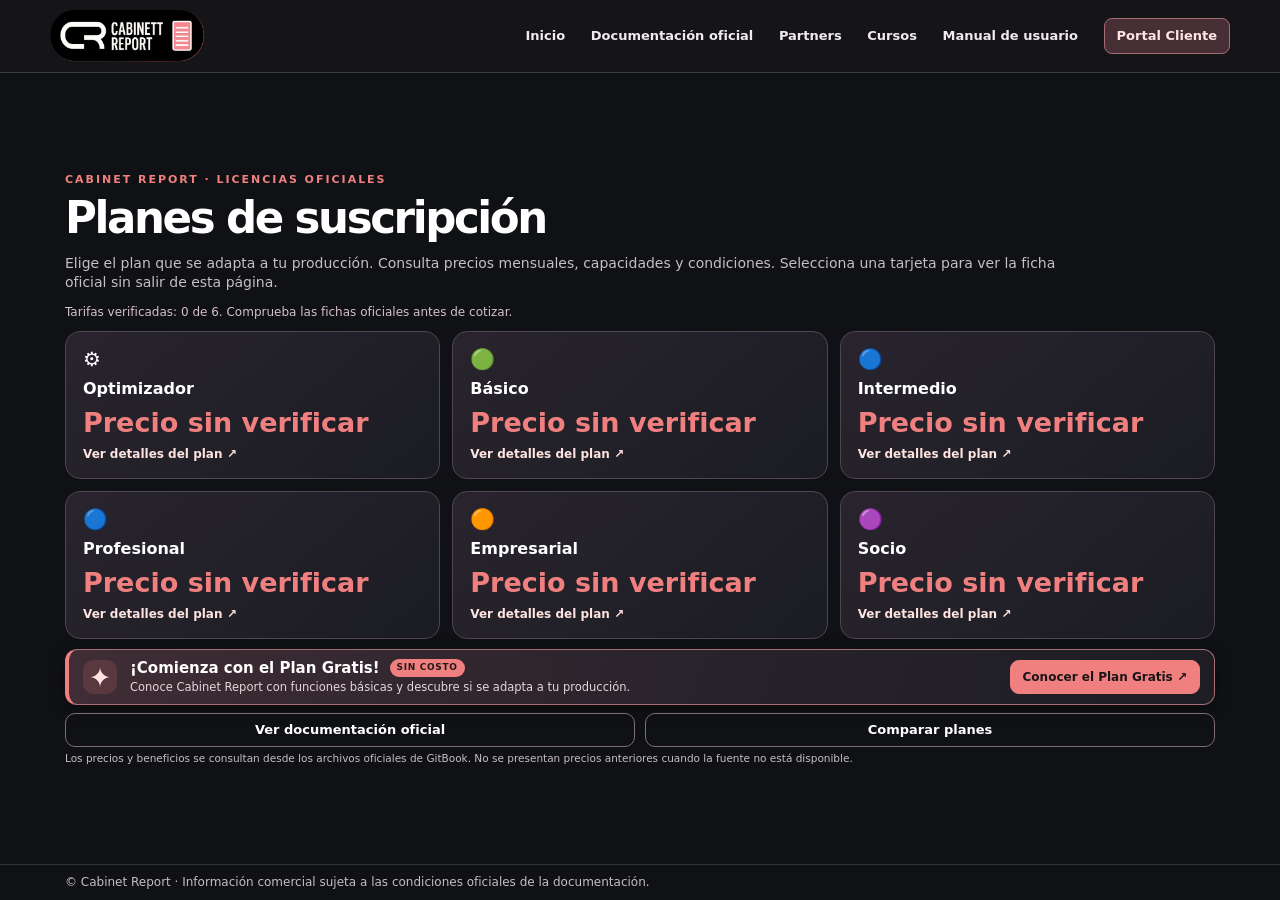
<file: suscripciones.html>
<!doctype html>
<html lang="es"><head><meta charset="utf-8"><meta name="viewport" content="width=device-width,initial-scale=1">
<meta name="theme-color" content="#242424"><meta name="description" content="Consulta los planes de suscripción de Cabinet Report, sus precios y beneficios oficiales.">
<title>Planes de suscripción | Cabinet Report</title><link rel="icon" type="image/png" href="logo-redondo.png">
<style>
:root{color-scheme:dark;--bg:#101114;--panel:#24242a;--edge:#51454e;--coral:#f08080;--rose:#ffe4e1;--white:#fff;--muted:#c6bec8}
*{box-sizing:border-box}html{scroll-behavior:smooth}body{margin:0;background:var(--bg);color:var(--white);font:15px/1.55 system-ui,-apple-system,Segoe UI,sans-serif}a{color:inherit}button{font:inherit;cursor:pointer}button:focus-visible,a:focus-visible{outline:3px solid var(--coral);outline-offset:3px}.wrap{width:min(1150px,calc(100% - 34px));margin:auto}
header{background:#151519;position:sticky;top:0;z-index:5;border-bottom:1px solid #ffffff24}nav{min-height:82px;display:flex;align-items:center;justify-content:space-between;gap:18px}nav img{width:155px;max-width:42vw;height:auto}nav a{text-decoration:none;font-weight:700;font-size:13px}nav a:hover{color:var(--coral)}.navlinks{display:flex;gap:22px;align-items:center}
main{padding:68px 0 90px}.eyebrow{font-size:11px;font-weight:850;letter-spacing:.18em;color:var(--coral)}h1{font-size:clamp(34px,5vw,54px);letter-spacing:-.055em;line-height:1.13;margin:12px 0 18px}.lead{color:var(--muted);max-width:770px;margin-bottom:30px}.source{font-size:12px;color:#d6c2c5;margin:0 0 24px}.grid{display:grid;grid-template-columns:repeat(3,minmax(0,1fr));gap:16px}.plan{min-height:204px;display:flex;flex-direction:column;align-items:flex-start;text-align:left;padding:23px;border:1px solid var(--edge);background:linear-gradient(140deg,#29242d,#1b1c23);border-radius:15px;color:#fff;transition:border-color .2s,transform .2s,box-shadow .2s}.plan:hover{border-color:var(--coral);transform:translateY(-3px);box-shadow:0 18px 35px #0006}.symbol{font-size:24px}.plan h2{font-size:17px;margin:13px 0 9px}.amount{font-size:30px;color:var(--coral);font-weight:850;line-height:1.1}.amount small{font-size:12px;color:#d5cdd3;font-weight:500}.action{margin-top:auto;padding-top:15px;color:var(--rose);font-size:12px;font-weight:750}.foot{margin-top:29px;color:var(--muted);font-size:13px}.btn{display:inline-flex;text-decoration:none;border:1px solid #806d77;border-radius:10px;padding:11px 16px;font-size:13px;font-weight:750;margin:8px 10px 0 0}.btn:hover{border-color:var(--coral);color:var(--rose)}
dialog{border:1px solid #80616e;border-radius:18px;background:#1b1b24;color:#fff;width:min(760px,calc(100vw - 24px));max-width:760px;max-height:92dvh;padding:0;box-shadow:0 25px 100px #000c;overflow:hidden}dialog[open]{display:flex;flex-direction:column}dialog::backdrop{background:#06060ce3;backdrop-filter:blur(6px)}.dhead{padding:23px 26px;background:linear-gradient(125deg,#392b35,#24232d);border-bottom:1px solid #594a57;display:flex;justify-content:space-between;gap:15px;align-items:flex-start}.dhead h2{margin:5px 0;font-size:29px}.dprice{color:#ffb9af;font-size:19px;font-weight:800;margin:0}.close{background:#15151d;color:#ffe4e1;border:1px solid #876d78;border-radius:10px;width:42px;height:42px;font-size:26px}.dcontent{padding:23px 26px;overflow-y:auto;min-height:0;color:#e4dfe6;overscroll-behavior:contain}.dcontent h3{font-size:18px;color:var(--rose);border-bottom:1px solid #ffffff24;padding-bottom:7px}.dcontent h4{color:#ffcbc4}.dcontent p{margin:9px 0}.dcontent ul{padding-left:22px}.dcontent li{margin:8px 0}.dcontent strong{color:#fff}.dstatus{font-size:12px;color:#d8b9c2}.dfoot{display:flex;flex-wrap:wrap;gap:12px;padding:15px 26px;background:#23212a;border-top:1px solid #594a57}.dfoot a{border:1px solid #806d78;border-radius:9px;text-decoration:none;padding:10px 14px;font-weight:700;font-size:12px}.dfoot a:hover{background:#4a343e}.warning{color:#ffcdba}
footer{padding:22px 0;border-top:1px solid #ffffff24;color:var(--muted);font-size:12px}
@media(max-width:800px){.grid{grid-template-columns:repeat(2,minmax(0,1fr))}main{padding-top:44px}}
@media(max-width:550px){.grid{grid-template-columns:1fr}.plan{min-height:180px}.navlinks{gap:10px}.navlinks a{font-size:11px}.dhead,.dcontent,.dfoot{padding:16px}.dhead h2{font-size:24px}}
@media(prefers-reduced-motion:reduce){html{scroll-behavior:auto}.plan{transition:none}}

@media(max-width:820px){header nav{flex-direction:column;align-items:center;gap:10px;padding:13px 0}.navlinks{flex-wrap:wrap;justify-content:center;gap:10px 18px}}
@media(max-width:550px){.navlinks{display:grid;grid-template-columns:repeat(2,minmax(0,1fr));width:100%;text-align:center;gap:8px}.navlinks a{border:1px solid #51454e;border-radius:8px;padding:8px 6px;font-size:12px}nav img{width:148px;max-width:55vw}}

/* Etapa 6: las seis licencias se ven en 3x2 dentro de una laptop.
   No se fuerza overflow:hidden: los viewports pequenos pueden desplazarse. */
body {
  min-height: 100vh;
  min-height: 100dvh;
  display: grid;
  grid-template-rows: auto minmax(min-content, 1fr) auto;
}
main.wrap {
  display: flex;
  flex-direction: column;
  justify-content: center;
  padding: clamp(14px, 2.4dvh, 28px) 0;
}
main h1 { font-size: clamp(31px, 3.4vw, 46px); margin: 6px 0 10px; }
main .lead { max-width: 1020px; font-size: 14px; line-height: 1.4; margin: 0 0 10px; }
main .source { margin: 0 0 10px; }
main .grid { gap: 12px; }
main .plan { min-height: 145px; padding: 15px 17px; }
main .symbol { font-size: 20px; line-height: 1.2; }
main .plan h2 { font-size: 16px; margin: 6px 0; }
main .amount { font-size: 27px; }
main .action { padding-top: 7px; }
main .foot { margin: 11px 0 0; font-size: 12px; line-height: 1.35; }
main .btn { min-height: 35px; padding: 7px 12px; margin: 7px 8px 0 0; }
footer { padding: 8px 0; }
@media (min-width: 900px) and (max-height: 700px) {
  main.wrap { padding: 10px 0; }
  main h1 { font-size: 34px; margin: 3px 0 6px; }
  main .lead { font-size: 13px; margin-bottom: 7px; line-height: 1.35; }
  main .source { font-size: 11px; margin-bottom: 7px; }
  main .grid { gap: 10px; }
  main .plan { min-height: 121px; padding: 10px 15px; }
  main .symbol { font-size: 18px; line-height: 1.1; }
  main .plan h2 { font-size: 15px; margin: 4px 0; }
  main .amount { font-size: 25px; }
  main .action { padding-top: 5px; font-size: 11px; }
  main .foot { margin-top: 8px; font-size: 11px; }
  main .btn { min-height: 30px; margin-top: 5px; padding: 5px 10px; }
  footer { padding: 5px 0; }
}
@media (max-width: 820px) {
  main.wrap { justify-content: flex-start; padding: 24px 0 36px; }
  main .plan { min-height: 140px; }
  main .lead { max-width: 640px; }
}
@media (max-width: 550px) {
  main h1 { font-size: clamp(30px, 8vw, 40px); }
  main .grid { grid-template-columns: 1fr; gap: 10px; }
  main .plan { min-height: 128px; }
  main .btn { width: 100%; justify-content: center; text-align: center; margin-right: 0; }
  .dhead, .dcontent, .dfoot { padding: 16px; }
}

/* Etapa 6: Plan Gratis destacado, acciones horizontales y WhatsApp comercial. */
main .free-plan-highlight {
  display: flex;
  align-items: center;
  gap: 13px;
  padding: 9px 14px;
  margin: 10px 0 0;
  border: 1px solid #a86e77;
  border-left: 4px solid var(--coral);
  border-radius: 12px;
  background: linear-gradient(108deg, #402d35 0%, #29232b 54%, #1d1d23 100%);
  box-shadow: 0 4px 16px #0005;
}
main .free-plan-mark {
  flex: none;
  display: grid;
  place-items: center;
  width: 34px;
  height: 34px;
  border-radius: 10px;
  background: #f0808026;
  color: var(--rose);
  font-size: 27px;
  line-height: 1;
}
main .free-plan-copy { min-width: 0; flex: 1; }
main .free-plan-heading { display: flex; flex-wrap: wrap; align-items: center; gap: 5px 10px; }
main .free-plan-heading strong { color: #fff; font-size: 15px; line-height: 1.15; }
main .free-plan-tag {
  padding: 2px 7px;
  border-radius: 20px;
  background: var(--coral);
  color: #23161b;
  font-size: 9px;
  font-weight: 900;
  letter-spacing: .075em;
}
main .free-plan-copy p { margin: 3px 0 0; color: #e6d6db; font-size: 11.5px; line-height: 1.3; }
main .free-plan-cta {
  flex: none;
  display: inline-flex;
  align-items: center;
  justify-content: center;
  min-height: 34px;
  border: 1px solid var(--coral);
  border-radius: 9px;
  padding: 6px 12px;
  color: #1a1417;
  background: var(--coral);
  font-weight: 800;
  font-size: 12px;
  text-decoration: none;
  transition: filter .2s;
}
main .free-plan-cta:hover { filter: brightness(1.12); }
main .support-actions { display: grid; grid-template-columns: repeat(2, minmax(0,1fr)); gap: 10px; margin-top: 8px; }
main .support-actions .btn { width: 100%; min-height: 34px; margin: 0; padding: 6px 12px; align-items: center; justify-content: center; text-align: center; }
main .pricing-note { margin: 5px 0 0; color: var(--muted); font-size: 10.5px; line-height: 1.3; }
.dfoot .whatsapp-cta {
  display: inline-flex;
  align-items: center;
  justify-content: center;
  gap: 8px;
  background: #25d366;
  border-color: #25d366;
  color: #102819;
  font-weight: 850;
  font-size: 12.5px;
}
.dfoot .whatsapp-cta svg { flex: none; }
.dfoot .whatsapp-cta:hover { background: #1fb75b; border-color: #1fb75b; color: #0a2112; }
@media (min-width: 900px) and (max-height: 700px) {
  main .free-plan-highlight { margin-top: 7px; padding: 7px 12px; }
  main .free-plan-mark { width: 30px; height: 30px; font-size: 23px; }
  main .free-plan-copy p { font-size: 11px; }
  main .support-actions { margin-top: 6px; }
  main .support-actions .btn { min-height: 30px; padding: 5px 10px; }
}
@media (max-width: 600px) {
  main .free-plan-highlight { flex-wrap: wrap; gap: 8px 10px; }
  main .free-plan-copy { flex-basis: calc(100% - 48px); }
  main .free-plan-cta { width: 100%; }
  main .support-actions { grid-template-columns: 1fr; }
}
@media (max-width: 550px) {
  .dfoot { display: grid; grid-template-columns: 1fr; }
  .dfoot a { display: inline-flex; justify-content: center; align-items: center; text-align: center; }
}
@media (prefers-reduced-motion: reduce) {
  main .free-plan-cta { transition: none; }
}

</style>
<link rel="stylesheet" href="cabinet-header.css?v=20261111-83">
<script defer src="portal-home.js?v=20261109-58"></script>
</head>
<body>
<header class="cr-site-header">
  <div class="cr-site-header-inner">
    <a class="cr-brand" href="./" data-portal-home aria-label="Ir al inicio de Cabinet Report">
      <img src="logo-ovalado.png" alt="Cabinet Report" width="498" height="167">
    </a>
    <nav class="cr-site-nav" aria-label="Navegación principal">
      <a href="./" data-portal-home>Inicio</a>
      <a href="https://cabinet-report.gitbook.io/cabinet-report-docs/">Documentación oficial</a>
      <a href="partners.html">Partners</a>
      <a href="https://cabinet-report.gitbook.io/curso-de-cabinet-report/">Cursos</a>
      <a href="https://cabinet-report.gitbook.io/cabinet-report-docs/manual-de-usuario">Manual de usuario</a>
      <a class="cr-client-portal-nav" href="https://cabinetreportportal.duckdns.org/login" target="_blank" rel="noopener noreferrer" aria-label="Portal Cliente (abre en otra pestaña)">Portal Cliente</a>
    </nav>
  </div>
</header>
<main class="wrap"><span class="eyebrow">CABINET REPORT · LICENCIAS OFICIALES</span><h1>Planes de suscripción</h1><p class="lead">Elige el plan que se adapta a tu producción. Consulta precios mensuales, capacidades y condiciones. Selecciona una tarjeta para ver la ficha oficial sin salir de esta página.</p>
<p class="source" id="source" role="status" aria-live="polite">Consultando tarifas en la documentación oficial…</p>
<div class="grid" id="grid">
<button class="plan" type="button" data-key="optimizador" aria-haspopup="dialog"><span class="symbol">⚙️</span><h2>Optimizador</h2><strong class="amount">Consultando…</strong><span class="action">Ver detalles del plan ↗</span></button>
<button class="plan" type="button" data-key="basico" aria-haspopup="dialog"><span class="symbol">🟢</span><h2>Básico</h2><strong class="amount">Consultando…</strong><span class="action">Ver detalles del plan ↗</span></button>
<button class="plan" type="button" data-key="intermedio" aria-haspopup="dialog"><span class="symbol">🔵</span><h2>Intermedio</h2><strong class="amount">Consultando…</strong><span class="action">Ver detalles del plan ↗</span></button>
<button class="plan" type="button" data-key="profesional" aria-haspopup="dialog"><span class="symbol">🔵</span><h2>Profesional</h2><strong class="amount">Consultando…</strong><span class="action">Ver detalles del plan ↗</span></button>
<button class="plan" type="button" data-key="empresarial" aria-haspopup="dialog"><span class="symbol">🟠</span><h2>Empresarial</h2><strong class="amount">Consultando…</strong><span class="action">Ver detalles del plan ↗</span></button>
<button class="plan" type="button" data-key="socio" aria-haspopup="dialog"><span class="symbol">🟣</span><h2>Socio</h2><strong class="amount">Consultando…</strong><span class="action">Ver detalles del plan ↗</span></button>
</div>
<section class="free-plan-highlight" aria-labelledby="free-plan-title">
  <span class="free-plan-mark" aria-hidden="true">✦</span>
  <div class="free-plan-copy">
    <div class="free-plan-heading"><strong id="free-plan-title">¡Comienza con el Plan Gratis!</strong><span class="free-plan-tag">SIN COSTO</span></div>
    <p>Conoce Cabinet Report con funciones básicas y descubre si se adapta a tu producción.</p>
  </div>
  <a class="free-plan-cta" href="https://cabinet-report.gitbook.io/cabinet-report-docs/planes-de-suscripcion/plan-gratis">Conocer el Plan Gratis ↗</a>
</section>
<div class="support-actions" aria-label="Enlaces para consultar suscripciones">
  <a class="btn" href="https://cabinet-report.gitbook.io/cabinet-report-docs/planes-de-suscripcion/">Ver documentación oficial</a>
  <a class="btn" href="https://cabinet-report.gitbook.io/cabinet-report-docs/planes-de-suscripcion/tabla-comparativa">Comparar planes</a>
</div>
<p class="pricing-note">Los precios y beneficios se consultan desde los archivos oficiales de GitBook. No se presentan precios anteriores cuando la fuente no está disponible.</p>
</main>
<dialog id="details" aria-labelledby="dtitle" aria-describedby="dstatus"><div class="dhead"><div><span class="eyebrow">CABINET REPORT · FICHA OFICIAL</span><h2 id="dtitle">Detalles del plan</h2><p class="dprice" id="dprice"></p></div><button type="button" class="close" id="close" aria-label="Cerrar detalles">×</button></div><div class="dcontent" id="dscroll" tabindex="0"><p class="dstatus" id="dstatus" role="status"></p><div id="document"></div></div><div class="dfoot"><a class="whatsapp-cta" id="whatsapp-interest-plan" href="https://wa.me/50766359740" target="_blank" rel="noopener noreferrer" aria-label="Consultar este plan por WhatsApp"><svg aria-hidden="true" xmlns="http://www.w3.org/2000/svg" viewBox="0 0 24 24" width="19" height="19" fill="none"><path d="M20.2 11.8a8.2 8.2 0 0 1-12 7.25L3.5 20.5l1.5-4.55a8.2 8.2 0 1 1 15.2-4.15Z" stroke="currentColor" stroke-linecap="round" stroke-linejoin="round" stroke-width="1.8"/><path d="M8.2 8c.2-.3.5-.35.75-.17l1.3 1.1-.8 1.3c.5 1.1 1.4 2.5 2.5 2.5l1.3-.8 1.1 1.3c.18.25.13.55-.17.75-.7.55-1.5.65-2.35.32-2.8-1.05-4.4-2.7-5.25-5.3-.25-.75-.15-1.5.2-2.1Z" stroke="currentColor" stroke-linecap="round" stroke-linejoin="round" stroke-width="1.7"/></svg><span>Me interesa este plan</span></a><a id="official" href="https://cabinet-report.gitbook.io/cabinet-report-docs/planes-de-suscripcion/">Ver ficha oficial en GitBook ↗</a><a href="https://cabinet-report.gitbook.io/cabinet-report-docs/planes-de-suscripcion/tabla-comparativa">Tabla comparativa ↗</a></div></dialog>
<footer><div class="wrap">© Cabinet Report · Información comercial sujeta a las condiciones oficiales de la documentación.</div></footer>
<script>
"use strict";
const keys=["optimizador","basico","intermedio","profesional","empresarial","socio"];
const root="https://raw.githubusercontent.com/danielmelendez-pma/CabinetReport-Docs/main/planes-de-suscripcion/";
const officialRoot="https://cabinet-report.gitbook.io/cabinet-report-docs/planes-de-suscripcion/";
const data=new Map(keys.map(key=>[key,{text:null,price:null,error:null}]));
const dlg=document.getElementById("details"), doc=document.getElementById("document"), status=document.getElementById("dstatus");
const whatsappInterest=document.getElementById("whatsapp-interest-plan");
const whatsappPhone="50766359740"; // Mismo contacto comercial de Cabinet Report Partners.
function configureWhatsappInterest(planName){
  const message="Hola, estoy interesado(a) en adquirir el Plan "+planName+" de Cabinet Report. Me gustaría recibir más información sobre sus beneficios, requisitos y el proceso de contratación. Muchas gracias.";
  whatsappInterest.href="https://wa.me/"+whatsappPhone+"?text="+encodeURIComponent(message);
  whatsappInterest.setAttribute("aria-label","Consultar por WhatsApp sobre el Plan "+planName);
}
let active=null,trigger=null;
const money=n=>new Intl.NumberFormat("en-US",{style:"currency",currency:"USD"}).format(n);
function parsePrice(text){const line=text.split(/\r?\n/).find(x=>/^#{2,4}\s.*?\bPLAN\s+.+?\$\s*[\d,.]+\s*\/\s*mes\b/i.test(x));const m=line?.match(/\$\s*([\d,.]+)\s*\/\s*mes\b/i);if(!m)return null;const n=Number(m[1].replace(/,/g,""));return Number.isFinite(n)&&n>0&&n<100000?n:null;}
async function load(key){const obj=data.get(key);if(obj.text||obj.error)return obj;try{const response=await fetch(root+"plan-"+key+".md",{cache:"no-store"});if(!response.ok)throw Error("HTTP "+response.status);const text=await response.text();if(!/^#\s+Plan\s+/im.test(text))throw Error("Ficha inválida");obj.text=text;obj.price=parsePrice(text);if(obj.price===null)obj.error="La tarifa no pudo verificarse.";}catch(e){obj.error="No se pudo consultar el documento oficial.";}return obj;}
function inline(node,str){const clean=str.replace(/&#x20;|&nbsp;/gi," ").replace(/<mark\b[^>]*>|<\/mark>/gi,"").replace(/<[^>]+>/g,"").replace(/\[([^\]]+)\]\([^)]+\)/g,"$1");for(const part of clean.split(/(\*\*[^*]+\*\*)/g)){if(part.startsWith("**")&&part.endsWith("**")){const strong=document.createElement("strong");strong.textContent=part.slice(2,-2);node.append(strong);}else if(part)node.append(document.createTextNode(part));}}
function render(text){doc.replaceChildren();let list=null;for(const line of text.split(/\r?\n/)){const s=line.trim();if(s==="---")break;if(!s||/^<\/?(?:figure|figcaption|img)\b/i.test(s)){list=null;continue;}const heading=s.match(/^(#{1,6})\s+(.*)$/);if(heading){list=null;if(heading[1].length===1)continue;const el=document.createElement(heading[1].length<=3?"h3":"h4");inline(el,heading[2]);doc.append(el);continue;}const item=line.match(/^(\s*)[-*]\s+(.*)$/);if(item){if(!list){list=document.createElement("ul");doc.append(list);}const li=document.createElement("li");inline(li,item[2]);list.append(li);}else{list=null;const p=document.createElement("p");inline(p,s);doc.append(p);}}}
async function openPlan(key,button=null){if(!data.has(key))return;active=key;trigger=button||null;const card=document.querySelector('[data-key="'+key+'"]');const planName=card.querySelector("h2").textContent.trim();configureWhatsappInterest(planName);document.getElementById("dtitle").textContent="Plan "+planName;document.getElementById("dprice").textContent="Consultando tarifa…";document.getElementById("official").href=officialRoot+"plan-"+key;status.textContent="Cargando ficha desde CabinetReport-Docs…";doc.replaceChildren();if(!dlg.open)dlg.showModal();document.getElementById("close").focus({preventScroll:true});document.getElementById("dscroll").scrollTop=0;history.replaceState(null,"",location.pathname+"?plan="+encodeURIComponent(key));const result=await load(key);if(active!==key||!dlg.open)return;document.getElementById("dprice").textContent=result.price===null?"Tarifa pendiente de verificación":money(result.price)+" / mes";status.textContent=result.error||"Información consultada directamente desde la documentación oficial.";status.classList.toggle("warning",!!result.error);if(result.text)render(result.text);}
document.querySelectorAll(".plan").forEach(card=>card.addEventListener("click",()=>openPlan(card.dataset.key,card)));
document.getElementById("close").addEventListener("click",()=>dlg.close());dlg.addEventListener("click",e=>{if(e.target===dlg)dlg.close()});dlg.addEventListener("close",()=>{active=null;history.replaceState(null,"",location.pathname);trigger?.focus({preventScroll:true});});
(async()=>{await Promise.all(keys.map(async key=>{const r=await load(key),el=document.querySelector('[data-key="'+key+'"] .amount');el.replaceChildren(document.createTextNode(r.price===null?"Precio sin verificar":money(r.price)));if(r.price!==null){const small=document.createElement("small");small.textContent=" / mes";el.append(small);}}));const n=[...data.values()].filter(x=>x.price!==null).length;document.getElementById("source").textContent=n===6?"Tarifas mensuales verificadas en CabinetReport-Docs.":"Tarifas verificadas: "+n+" de 6. Comprueba las fichas oficiales antes de cotizar.";const key=new URLSearchParams(location.search).get("plan");if(data.has(key))openPlan(key);})();
</script></body></html>
</file>
<file: portal.css>
/* Portal oficial Cabinet Report — etapa 5: portada adaptable al viewport. */
:root {
  color-scheme: dark;
  --bg: #111216;
  --panel: #242424;
  --panel2: #3c3c3c;
  --coral: #f08080;
  --rose: #ffe4e1;
  --white: #fff;
  --muted: #c5c0c6;
  --line: #3c3c3c;
}
* { box-sizing: border-box; }
html { scroll-behavior: smooth; }
body {
  margin: 0;
  background: var(--bg);
  color: var(--white);
  font: 15px/1.5 Inter, -apple-system, BlinkMacSystemFont, "Segoe UI", sans-serif;
}
a { color: inherit; text-decoration: none; }
a:focus-visible { outline: 3px solid var(--coral); outline-offset: 4px; border-radius: 5px; }
.skip-link {
  position: absolute;
  z-index: 100;
  left: 12px;
  top: -80px;
  padding: 10px 16px;
  background: var(--rose);
  color: #171717;
  border-radius: 7px;
  font-weight: 700;
}
.skip-link:focus { top: 10px; }

/* min-height, sin altura fija: la página crece si el texto o el zoom lo exigen. */
.portal-shell {
  min-height: 100vh;
  min-height: 100svh;
  min-height: 100dvh;
  display: grid;
  grid-template-rows: auto minmax(min-content, 1fr) auto;
}
.site-header {
  position: relative;
  z-index: 2;
  background: #151519;
  border-bottom: 1px solid var(--line);
}
.site-header-inner {
  width: min(1180px, calc(100% - 40px));
  margin: auto;
  min-height: clamp(60px, 8dvh, 76px);
  display: flex;
  align-items: center;
  justify-content: space-between;
  gap: 20px;
}
.brand { display: inline-flex; align-items: center; flex-shrink: 0; }
.brand img { display: block; width: clamp(130px, 12vw, 160px); max-width: 100%; height: auto; }
.site-nav {
  display: flex;
  flex-wrap: wrap;
  align-items: center;
  justify-content: flex-end;
  gap: 8px clamp(12px, 2vw, 27px);
}
.site-nav a { font-size: 13px; font-weight: 750; color: #f0eaef; transition: color .2s; }
.site-nav a:hover { color: var(--coral); }
.site-nav a[aria-current="page"] { color: var(--coral); text-decoration: underline; text-underline-offset: 5px; }

.landing {
  min-width: 0;
  position: relative;
  isolation: isolate;
  display: flex;
  align-items: center;
  justify-content: center;
}
.landing::before {
  content: "";
  position: absolute;
  inset: 0;
  z-index: -2;
  background: radial-gradient(ellipse 48% 54% at 50% 44%, #43292f55 0%, #1c1b21 62%, transparent 100%);
}
.landing::after {
  content: "";
  position: absolute;
  inset: 0;
  z-index: -1;
  background-image: linear-gradient(#ffffff06 1px, transparent 1px), linear-gradient(90deg, #ffffff06 1px, transparent 1px);
  background-size: 56px 56px;
  mask-image: radial-gradient(ellipse at 50% 40%, #000 10%, transparent 72%);
  pointer-events: none;
}
.hero {
  position: relative;
  width: min(980px, calc(100% - 36px));
  padding: clamp(10px, 1.6dvh, 28px) 0;
  text-align: center;
}
.hero-glow {
  position: absolute;
  left: 50%;
  top: 41%;
  width: min(560px, 84vw);
  aspect-ratio: 1;
  transform: translate(-50%, -50%);
  border-radius: 50%;
  border: 1px solid #f0808018;
  box-shadow: 0 0 0 52px #f0808005, 0 0 0 104px #f0808003;
  pointer-events: none;
}
.hero-content { position: relative; z-index: 1; display: flex; flex-direction: column; align-items: center; }
.eyebrow { font-size: clamp(9px, .75vw, 11px); font-weight: 850; letter-spacing: .24em; color: var(--coral); }
.hero-logo {
  display: block;
  width: clamp(125px, min(24dvh, 19vw), 240px);
  max-width: 65vw;
  height: auto;
  margin: clamp(7px, 1.2dvh, 16px) auto clamp(4px, .85dvh, 11px);
  filter: drop-shadow(0 14px 25px #0008);
}
.hero h1 {
  font-size: clamp(26px, min(4vw, 5.5dvh), 52px);
  line-height: 1.11;
  letter-spacing: -.048em;
  margin: clamp(4px, .8dvh, 10px) 0 clamp(6px, 1.3dvh, 16px);
  font-weight: 850;
  text-wrap: balance;
}
.hero h1 span { color: var(--rose); }
.hero-description {
  color: var(--muted);
  font-size: clamp(12px, min(1.3vw, 2.45dvh), 16px);
  line-height: 1.45;
  max-width: 680px;
  margin: 0 auto clamp(10px, 1.8dvh, 22px);
  text-wrap: pretty;
}
.plans-link {
  line-height: 1.5;
  text-align: center;
  display: inline-flex;
  align-items: center;
  justify-content: center;
  gap: 11px;
  min-height: 39px;
  padding: 8px 18px;
  border: 1px solid #ad777d;
  border-radius: 10px;
  background: linear-gradient(145deg, #35262b, #242424);
  font-size: 13px;
  font-weight: 750;
  color: var(--rose);
  transition: background .2s, transform .2s, border-color .2s;
}
.plans-link:hover { background: #493036; border-color: var(--coral); transform: translateY(-2px); }

.site-footer { position: relative; z-index: 1; background: #151519; border-top: 1px solid var(--line); }
.footer-inner { width: min(1180px, calc(100% - 40px)); margin: auto; padding: clamp(8px, 1.2dvh, 16px) 0 8px; }
.social-heading { text-align: center; font-size: 10px; line-height: 1.2; letter-spacing: .19em; color: var(--coral); font-weight: 850; margin: 0 0 6px; }
.social-links { display: flex; justify-content: center; flex-wrap: wrap; gap: 7px 12px; }
.social-links a {
  display: inline-flex;
  align-items: center;
  justify-content: center;
  gap: 8px;
  min-height: 31px;
  padding: 5px 12px;
  border: 1px solid var(--line);
  border-radius: 9px;
  background: var(--panel);
  color: #f5e9ed;
  font-size: 12px;
  font-weight: 700;
  transition: background .2s, border-color .2s, transform .2s;
}
.social-links a:hover { border-color: var(--coral); background: #3c3035; transform: translateY(-2px); }
.social-links svg { width: 17px; height: 17px; flex-shrink: 0; color: var(--coral); }
.footer-bottom {
  display: flex;
  justify-content: space-between;
  gap: 12px;
  margin-top: 7px;
  padding-top: 5px;
  border-top: 1px solid #ffffff13;
  color: #a7a0aa;
  font-size: 10px;
  line-height: 1.3;
}

/* Las laptops de viewport bajo conservan toda la portada sin cortar contenido. */
@media (min-width: 761px) and (max-height: 640px) {
  .site-header-inner { min-height: 56px; }
  .brand img { width: 136px; }
  .site-nav a { font-size: 12px; }
  .hero { padding: 8px 0; }
  .hero-logo { width: clamp(115px, 22dvh, 150px); margin: 6px auto 4px; }
  .hero h1 { font-size: clamp(25px, 5.2dvh, 34px); margin: 4px 0 7px; }
  .hero-description { font-size: 13px; line-height: 1.4; margin-bottom: 9px; }
  .plans-link { min-height: 36px; padding: 7px 16px; }
  .footer-inner { padding: 6px 0; }
  .social-heading { font-size: 9px; margin-bottom: 4px; }
  .social-links a { min-height: 29px; padding: 4px 11px; }
  .footer-bottom { margin-top: 5px; padding-top: 4px; font-size: 9px; }
}
@media (max-width: 760px) {
  .site-header-inner { width: calc(100% - 32px); padding: 10px 0; min-height: 0; flex-direction: column; gap: 8px; }
  .brand img { width: 140px; }
  .site-nav { justify-content: center; gap: 7px 18px; }
  .site-nav a { font-size: 12px; }
  .hero { width: calc(100% - 32px); padding: 14px 0; }
  .hero-logo { width: clamp(124px, min(19dvh, 31vw), 195px); }
  .hero h1 { font-size: clamp(27px, min(5vw, 4.6dvh), 37px); }
  .hero-description { font-size: 13px; max-width: 570px; }
  .footer-inner { width: calc(100% - 32px); }
}
@media (max-width: 470px) {
  .site-header-inner, .footer-inner { width: calc(100% - 28px); }
  .site-header-inner { padding: 8px 0; gap: 7px; }
  .brand img { width: 125px; }
  .site-nav { width: 100%; display: grid; grid-template-columns: repeat(2, minmax(0, 1fr)); gap: 6px; }
  .site-nav a { padding: 6px 5px; text-align: center; background: var(--panel); border: 1px solid var(--line); border-radius: 7px; font-size: 11px; }
  .hero { width: calc(100% - 28px); padding: 11px 0; }
  .eyebrow { font-size: 9px; letter-spacing: .18em; }
  .hero-logo { width: clamp(118px, 18dvh, 155px); margin: 7px auto 5px; }
  .hero h1 { font-size: clamp(25px, 7.2vw, 31px); margin: 4px 0 8px; }
  .hero-description { font-size: 12.5px; line-height: 1.4; margin-bottom: 10px; }
  .plans-link { min-height: 38px; font-size: 12px; padding: 7px 11px; }
  .social-links { display: grid; grid-template-columns: repeat(2, minmax(0, 1fr)); gap: 6px; }
  .social-links a { min-height: 34px; padding: 6px; }
  .footer-bottom { flex-direction: column; align-items: center; gap: 2px; text-align: center; }
}
@media (prefers-reduced-motion: reduce) {
  html { scroll-behavior: auto; }
  .site-nav a, .plans-link, .social-links a { transition: none; }
}

/* Etapa 54: descarga oficial. Reutiliza .plans-link para ambos botones. */
[hidden] { display: none !important; }
button.plans-link { appearance: none; font-family: inherit; cursor: pointer; }
button:focus-visible { outline: 3px solid var(--coral); outline-offset: 4px; }
.hero-actions { display: flex; flex-wrap: wrap; gap: 10px; justify-content: center; align-items: center; }
.download-dialog {
  width: min(950px, calc(100vw - 32px));
  max-width: 950px;
  max-height: min(92dvh, 900px);
  padding: 0;
  border: 1px solid var(--line);
  border-radius: 16px;
  color: var(--white);
  background: var(--panel);
  box-shadow: 0 28px 90px #000c;
  overflow-y: auto;
  overscroll-behavior: contain;
}
.download-dialog::backdrop { background: #000b; }
.download-modal { position: relative; display: grid; grid-template-columns: minmax(0, .8fr) minmax(0, 1.2fr); }
.download-close {
  /* Se mantiene visible al desplazar el dialogo en pantallas bajas y moviles. */
  position: sticky; z-index: 2; top: 12px;
  grid-column: 1 / -1;
  justify-self: end;
  margin: 12px 12px -50px 0;
  width: 38px; height: 38px; border: 1px solid var(--line);
  border-radius: 10px; background: #151519; color: var(--white);
  font-size: 27px; line-height: 1; cursor: pointer;
}
.download-close:hover { border-color: var(--coral); color: var(--rose); }
.download-media { display: grid; align-items: center; justify-items: center; min-height: 310px; padding: 22px; background: #111216; border-right: 1px solid var(--line); }
.download-media img { display: block; width: auto; max-width: 100%; max-height: min(76dvh, 670px); height: auto; object-fit: contain; border-radius: 7px; }
.download-info { padding: 42px clamp(20px, 3vw, 36px) 28px; min-width: 0; }
.download-kicker { font-size: 11px; font-weight: 850; letter-spacing: .12em; color: var(--coral); }
.download-info h2 { margin: 9px 0 4px; font-size: clamp(23px, 2.8vw, 32px); line-height: 1.15; color: var(--rose); }
.download-info h3 { margin: 18px 0 8px; font-size: 15px; }
.download-info p, .download-info li { font-size: 13px; line-height: 1.55; color: #e7dfe3; }
.download-info ul { padding-left: 19px; margin: 8px 0 18px; }
.download-info li + li { margin-top: 8px; }
.download-meta { margin: 0 0 16px; color: var(--coral) !important; }
.download-install { width: 100%; margin: 4px 0 12px; background: #493036; border-color: var(--coral); }
.download-note { font-size: 11px !important; color: #c5c0c6 !important; }
.download-source { display: inline-block; font-size: 12px; color: var(--rose); text-decoration: underline; text-underline-offset: 3px; }
.download-source:hover { color: var(--coral); }
@media (max-width: 670px) {
  .download-dialog { width: calc(100vw - 20px); max-height: 94dvh; }
  .download-modal { grid-template-columns: 1fr; }
  .download-media { min-height: 0; padding: 14px; border-right: 0; border-bottom: 1px solid var(--line); }
  .download-media img { max-height: 32dvh; }
  .download-info { padding: 20px 18px 24px; }
  .download-close { top: 8px; margin: 8px 8px -46px 0; }
}
@media (max-width: 470px) {
  .hero-actions { gap: 7px; }
  .hero-actions .plans-link { font-size: 12px; }
}
@media (prefers-reduced-motion: reduce) {
  .download-open { transition: none; }
}

/* Etapa 57: ventanas y visor de versiones. Identidad Cabinet Report. */
.windows-mark { width: 19px; height: 19px; display: inline-block; flex: none; vertical-align: middle; }
.release-image-trigger {
  display: block; position: relative; width: 100%; padding: 0; border: 1px solid #3c3c3c;
  border-radius: 9px; background: #111216; color: #ffe4e1; cursor: zoom-in; overflow: hidden;
}
.release-image-trigger:hover { border-color: #f08080; }
.release-image-trigger:focus-visible, .versions-close:focus-visible,
.image-controls button:focus-visible { outline: 3px solid #f08080; outline-offset: 3px; }
.download-media .release-image-trigger { width: fit-content; max-width: 100%; }
.download-media .release-image-trigger img { max-width: 100%; }
.image-zoom-hint {
  position: absolute; left: 8px; bottom: 8px; padding: 5px 9px; border-radius: 7px;
  font-size: 12px; font-weight: 750; background: #151519ed; color: #ffe4e1;
  border: 1px solid #f0808080;
}
.versions-dialog {
  width: min(980px, calc(100vw - 32px)); max-width: 980px; max-height: 92dvh;
  padding: 0; background: #242424; color: #fff; border: 1px solid #3c3c3c;
  border-radius: 16px; box-shadow: 0 28px 90px #000c;
  overflow: auto; overscroll-behavior: contain;
}
.versions-dialog::backdrop, .image-dialog::backdrop { background: #000c; }
.versions-modal { padding: clamp(14px, 2.8vw, 30px); }
.versions-header {
  display: flex; justify-content: space-between; align-items: flex-start; gap: 16px;
  position: sticky; top: -1px; z-index: 4; background: #242424; padding: 2px 0 13px;
  border-bottom: 1px solid #3c3c3c;
}
.versions-header h2 { margin: 4px 0; color: #ffe4e1; font-size: clamp(22px, 3vw, 30px); }
.versions-header p { margin: 4px 0; color: #c5c0c6; font-size: 13px; }
.versions-close, .image-controls button {
  flex: none; min-width: 38px; min-height: 38px; border: 1px solid #3c3c3c;
  border-radius: 9px; background: #151519; color: #fff; font-size: 23px;
  cursor: pointer;
}
.versions-close:hover, .image-controls button:hover:not(:disabled) { border-color: #f08080; color: #ffe4e1; }
.image-controls button:disabled { opacity: .45; cursor: not-allowed; }
.versions-status { margin: 14px 0; font-size: 13px; color: #ffe4e1; }
.versions-list { display: grid; gap: 14px; }
.version-card {
  display: grid; grid-template-columns: minmax(0, 190px) minmax(0, 1fr); gap: 18px;
  border: 1px solid #3c3c3c; border-radius: 12px; padding: 14px;
  background: #1a1b20;
}
.version-card-media { display: flex; align-items: flex-start; justify-content: center; min-width: 0; }
.history-image-button { max-width: 190px; }
.history-image-button img { display: block; width: 100%; max-height: 280px; object-fit: contain; }
.history-image-unavailable {
  display: grid; place-items: center; width: 100%; min-height: 145px; padding: 12px;
  border-radius: 9px; border: 1px dashed #5c5559; background: #242424;
  font-size: 12px; color: #c5c0c6; text-align: center;
}
.version-card-content { min-width: 0; }
.version-card h3 { margin: 0 0 5px; font-size: 18px; line-height: 1.3; color: #ffe4e1; }
.version-card h4 { margin: 12px 0 6px; font-size: 13px; color: #fff; }
.version-card p, .version-card li { font-size: 12px; line-height: 1.55; color: #e7dfe3; }
.version-card ul { margin: 0 0 12px; padding-left: 20px; max-height: 175px; overflow: auto; }
.version-card li + li { margin-top: 6px; }
.version-date { margin: 0; color: #f08080 !important; }
.version-newest {
  display: inline-block; border-radius: 20px; padding: 2px 8px; vertical-align: middle;
  background: #f0808026; color: #ffe4e1; border: 1px solid #f0808055;
  font-size: 10px; font-weight: 750;
}
.version-install { font-size: 12px; min-height: 38px; }
.version-no-installer { color: #ffe4e1 !important; }
.image-dialog {
  width: min(1100px, calc(100vw - 16px)); max-width: 1100px;
  height: min(94dvh, 1000px); max-height: 94dvh; margin: auto;
  padding: 0; border: 1px solid #3c3c3c; border-radius: 14px;
  color: #fff; background: #151519; overflow: hidden;
}
.image-modal { display: grid; grid-template-rows: auto minmax(0,1fr); height: 100%; }
.image-toolbar {
  display: flex; gap: 12px; justify-content: space-between; align-items: center;
  padding: 10px 14px; border-bottom: 1px solid #3c3c3c; background: #242424;
}
.image-toolbar h2 { margin: 0; font-size: 13px; line-height: 1.35; color: #ffe4e1; }
.image-controls { display: flex; gap: 6px; align-items: center; flex: none; }
.image-controls output { width: 50px; text-align: center; font-size: 12px; }
.image-viewport {
  min-width: 0; min-height: 0; overflow: auto; overscroll-behavior: contain;
  padding: 14px; text-align: center; background: #111216;
}
.image-viewport img {
  display: block; width: 100%; max-width: none; height: auto;
  margin: 0 auto; object-fit: contain;
}
@media (max-width: 670px) {
  .versions-dialog { width: calc(100vw - 16px); max-height: 96dvh; }
  .version-card { grid-template-columns: minmax(0,110px) minmax(0,1fr); padding: 9px; gap: 10px; }
  .history-image-button { max-width: 110px; }
  .version-card h3 { font-size: 15px; }
  .version-install { width: 100%; padding: 8px; }
  .image-dialog { width: calc(100vw - 8px); height: 97dvh; max-height: 97dvh; }
  .image-toolbar { flex-wrap: wrap; padding: 8px; }
  .image-toolbar h2 { flex: 1 1 100%; }
  .image-controls { margin-left: auto; }
  .image-viewport { padding: 7px; }
}
@media (max-width: 390px) {
  .version-card { grid-template-columns: 1fr; }
  .history-image-button { max-width: 160px; }
  .version-card-media { justify-content: flex-start; }
}
</file>
<file: cabinet-header.css>
/* Cabecera global de Cabinet Report: inicio, Partners y Suscripciones.
   Estilos prefijados para evitar colisiones con cada pagina. */
.cr-site-header {
  position: sticky;
  top: 0;
  z-index: 50;
  background: #151519;
  border-bottom: 1px solid #3c3c3c;
  backdrop-filter: blur(12px);
}
.cr-site-header .cr-site-header-inner {
  width: min(1180px, calc(100% - 40px));
  min-height: clamp(60px, 8dvh, 76px);
  margin: auto;
  display: flex;
  align-items: center;
  justify-content: space-between;
  gap: 20px;
}
.cr-site-header .cr-brand { display: inline-flex; align-items: center; flex-shrink: 0; }
.cr-site-header .cr-brand img {
  display: block;
  width: clamp(130px, 12vw, 160px);
  max-width: 100%;
  height: auto;
}
.cr-site-header .cr-site-nav {
  display: flex;
  flex-direction: row;
  flex-wrap: wrap;
  justify-content: flex-end;
  align-items: center;
  min-height: 0;
  gap: 8px clamp(12px, 2vw, 27px);
  padding: 0;
}
.cr-site-header .cr-site-nav a {
  color: #f0eaef;
  font-size: 13px;
  font-weight: 750;
  line-height: 1.4;
  text-align: center;
  text-decoration: none;
  transition: color .2s;
}
.cr-site-header .cr-site-nav a:hover,
.cr-site-header .cr-site-nav a[aria-current="page"] { color: #f08080; }
.cr-site-header .cr-site-nav a[aria-current="page"] {
  text-decoration: underline;
  text-underline-offset: 5px;
}
.cr-site-header a:focus-visible,
.cr-partner-subnav a:focus-visible {
  outline: 3px solid #f08080;
  outline-offset: 4px;
  border-radius: 5px;
}
/* Links internos especificos de Partners, separados de la cabecera global. */
.cr-partner-subnav {
  background: #202027;
  border-bottom: 1px solid #3c3c3c;
}
.cr-partner-subnav .cr-partner-subnav-inner {
  display: flex;
  align-items: center;
  gap: 14px;
  min-height: 52px;
  padding: 6px 0;
}
.cr-partner-subnav nav {
  display: flex;
  flex: 1;
  align-items: center;
  gap: 18px;
  min-width: 0;
  white-space: nowrap;
  overflow-x: auto;
  scrollbar-width: thin;
}
.cr-partner-subnav nav a { font-size: 12px; color: #f0eaef; text-decoration: none; }
.cr-partner-subnav nav a:hover { color: #f08080; }
.cr-partner-subnav .btn { flex: none; white-space: nowrap; }
@media (min-width: 761px) and (max-height: 640px) {
  .cr-site-header .cr-site-header-inner { min-height: 56px; }
  .cr-site-header .cr-brand img { width: 136px; }
  .cr-site-header .cr-site-nav a { font-size: 12px; }
}
@media (max-width: 760px) {
  .cr-site-header .cr-site-header-inner {
    width: calc(100% - 32px);
    min-height: 0;
    padding: 10px 0;
    flex-direction: column;
    gap: 8px;
  }
  .cr-site-header .cr-brand img { width: 140px; }
  .cr-site-header .cr-site-nav { justify-content: center; gap: 7px 18px; }
  .cr-site-header .cr-site-nav a { font-size: 12px; }
  .cr-partner-subnav .cr-partner-subnav-inner { min-height: 46px; gap: 8px; }
  .cr-partner-subnav nav { gap: 13px; }
  .cr-partner-subnav .btn { min-height: 36px; padding: 7px 10px; font-size: 11px; }
}
@media (max-width: 470px) {
  .cr-site-header .cr-site-header-inner {
    width: calc(100% - 28px);
    padding: 8px 0;
    gap: 7px;
  }
  .cr-site-header .cr-brand img { width: 125px; }
  .cr-site-header .cr-site-nav {
    display: grid;
    grid-template-columns: repeat(2, minmax(0, 1fr));
    width: 100%;
    gap: 6px;
  }
  .cr-site-header .cr-site-nav a {
    padding: 6px 5px;
    background: #242424;
    border: 1px solid #3c3c3c;
    border-radius: 7px;
    font-size: 11px;
  }
}
@media (prefers-reduced-motion: reduce) {
  .cr-site-header .cr-site-nav a { transition: none; }
}

/* Etapa 57: control Versiones integrado en navegación principal. */
.cr-site-header .cr-site-nav .cr-versions-nav {
  appearance: none; background: transparent; border: 0; padding: 0; margin: 0;
  color: #f0eaef; font: 750 13px/1.4 Inter, -apple-system, BlinkMacSystemFont, "Segoe UI", sans-serif;
  cursor: pointer; text-align: center; transition: color .2s;
}
.cr-site-header .cr-site-nav .cr-versions-nav:hover { color: #f08080; }
.cr-site-header .cr-site-nav .cr-versions-nav:focus-visible { outline: 3px solid #f08080; outline-offset: 4px; border-radius: 5px; }
@media (min-width: 761px) and (max-height: 640px) {
  .cr-site-header .cr-site-nav .cr-versions-nav { font-size: 12px; }
}
@media (max-width: 760px) {
  .cr-site-header .cr-site-nav .cr-versions-nav { font-size: 12px; }
}
@media (max-width: 470px) {
  .cr-site-header .cr-site-nav .cr-versions-nav {
    padding: 6px 5px; background: #242424; border: 1px solid #3c3c3c;
    border-radius: 7px; font-size: 11px;
  }
}


/* Etapa 83 — Acceso visible al Portal Cliente privado de Hostinger. */
.cr-site-header .cr-site-nav .cr-client-portal-nav {
  color: #ffe4e1;
  background: #463036;
  border: 1px solid #a66b73;
  border-radius: 8px;
  padding: 8px 12px;
  white-space: nowrap;
}
.cr-site-header .cr-site-nav .cr-client-portal-nav:hover {
  color: #fff;
  background: #604048;
  border-color: #f08080;
}
@media (max-width: 470px) {
  .cr-site-header .cr-site-nav .cr-client-portal-nav {
    padding: 7px 8px;
    background: #463036;
    border-color: #a66b73;
  }
  /* Inicio tiene siete entradas (incluido Versiones); la última ocupa la fila entera. */
  .cr-site-header .cr-site-nav .cr-client-portal-nav:last-child:nth-child(odd) {
    grid-column: 1 / -1;
  }
}
</file>
<file: styles.css>
:root{--bg:#111216;--panel:#1b1d24;--bg2:#181920;--light:#faf6f5;--muted:#b7b5c0;--line:#393a43;--coral:#f0a7a0;--blue:#9ab6e0;scroll-behavior:smooth}*{box-sizing:border-box}body{margin:0;background:var(--bg);color:var(--light);font-family:Inter,-apple-system,BlinkMacSystemFont,"Segoe UI",sans-serif;line-height:1.55}button,input,select{font:inherit}a{color:inherit;text-decoration:none}button{cursor:pointer}a:focus-visible,button:focus-visible,input:focus-visible,select:focus-visible,summary:focus-visible{outline:3px solid var(--coral);outline-offset:3px}.wrap{width:min(1150px,calc(100% - 44px));margin:auto}.ribbon{background:var(--coral);color:#241e20;text-align:center;padding:8px 12px;font-size:10px;font-weight:850;letter-spacing:.12em}header{position:sticky;top:0;z-index:9;background:#111216ed;border-bottom:1px solid #ffffff1a;backdrop-filter:blur(14px)}.topnav{height:74px;display:flex;align-items:center;justify-content:space-between;gap:18px}.logo{display:flex;align-items:center;gap:14px;font-weight:900;font-size:14px;letter-spacing:.1em;line-height:1.1}.logo small{display:block;color:var(--coral);font-size:10px;letter-spacing:.25em;margin-top:6px}.mark{font-size:30px;letter-spacing:-.14em;position:relative;z-index:1;line-height:1}.mark i{position:absolute;z-index:-1;right:-9px;top:-2px;width:13px;height:16px;background:#d88b84}.topnav nav{display:flex;gap:24px;font-size:13px;color:#d3d1d7}.topnav nav a:hover{color:var(--coral)}.btn{display:inline-flex;align-items:center;justify-content:center;gap:16px;min-height:48px;padding:12px 22px;border:1px solid transparent;border-radius:10px;font-size:13px;font-weight:800;transition:transform .2s}.btn:hover{transform:translateY(-2px)}.btn.small{min-height:40px;padding:8px 14px}.btn.coral{background:var(--coral);color:#21191a}.btn.outline{border-color:#73727e;background:transparent;color:var(--light)}.hero{display:grid;grid-template-columns:1.08fr .92fr;gap:56px;align-items:center;padding-top:96px;padding-bottom:100px}.eyebrow{color:var(--coral);font-size:11px;font-weight:850;letter-spacing:.15em}.pulse{width:8px;height:8px;display:inline-block;background:#93d5a3;border-radius:50%;margin-right:8px;box-shadow:0 0 0 4px #93d5a322}.hero h1{font-size:clamp(43px,5vw,68px);letter-spacing:-.06em;line-height:1.08;margin:22px 0;font-weight:850}.hero h1 em{font-style:normal;color:var(--coral)}.hero p{font-size:16px;color:var(--muted);max-width:530px}.actions{display:flex;gap:12px;flex-wrap:wrap;margin:30px 0}.subhero{color:#9796a2;font-size:11px}.visual{min-height:465px;border:1px solid #594b57;border-radius:24px;padding:18px;display:flex;flex-direction:column;justify-content:space-between;background:radial-gradient(circle at 48% 40%,#423037,#23212a 55%,#16171d 90%);position:relative;overflow:hidden;box-shadow:0 25px 65px #0009}.visual:before{content:"";position:absolute;inset:0;background-image:linear-gradient(#ffffff0e 1px,transparent 1px),linear-gradient(90deg,#ffffff0e 1px,transparent 1px);background-size:35px 35px}.visual-top,.visual-metrics,.orbit{position:relative}.visual-top{display:flex;justify-content:space-between;font-size:10px;letter-spacing:.13em;color:#d0c7ca}.orbit{border:1px solid #ddbac237;border-radius:50%;height:240px;width:240px;margin:16px auto;display:grid;place-items:center;box-shadow:0 0 0 38px #dcb1bc0c,0 0 0 66px #f7b6c104}.orbit:before{content:"";position:absolute;inset:30px;border:1px dashed #f3b6bb60;border-radius:50%}.core{background:linear-gradient(135deg,#f8b6ad,#ce716b);color:#281d1f;border-radius:50%;width:127px;height:127px;display:flex;flex-direction:column;align-items:center;justify-content:center;font-size:57px;font-weight:900;line-height:1;letter-spacing:-.14em;box-shadow:0 5px 45px #e68c8570}.core small{font-size:9px;letter-spacing:.23em;margin-top:9px}.orbital{position:absolute;width:39px;height:39px;border-radius:12px;border:1px solid #f0b7b76f;display:grid;place-items:center;background:#292833;color:var(--coral);font-size:22px}.orbital.one{top:0;left:33px}.orbital.two{right:-12px;top:95px}.orbital.three{bottom:15px;left:23px}.visual-metrics{display:grid;grid-template-columns:repeat(3,1fr);gap:8px}.visual-metrics div{background:#181820dd;border:1px solid #ffffff1b;padding:12px 9px;border-radius:10px}.visual-metrics strong{display:block;color:var(--coral);font-size:22px}.visual-metrics span{display:block;font-size:10px;color:#d2ced5}.section{padding-top:90px;padding-bottom:90px}.stripe{background:var(--bg2);border-block:1px solid #30313a}.heading{display:flex;justify-content:space-between;gap:30px;align-items:end;margin-bottom:33px}.heading h2,.faq h2,.join h2{font-size:clamp(31px,3.5vw,44px);line-height:1.12;letter-spacing:-.05em;margin:10px 0}.heading>p{font-size:14px;color:var(--muted);max-width:370px;margin:0}.three,.cards{display:grid;grid-template-columns:repeat(3,minmax(0,1fr));gap:17px}.step{border-top:1px solid #5b4d52;padding:20px 6px}.step b{font-size:11px;letter-spacing:.1em;color:var(--coral)}.glyph{font-size:32px;color:var(--coral);margin:12px 0}.step h3,.role h3,.policies h3{font-size:20px;letter-spacing:-.03em;margin:8px 0}.step p,.role>p,.policies p{font-size:14px;color:var(--muted);margin:0}.role{min-height:325px;border:1px solid #41404c;border-radius:17px;background:linear-gradient(160deg,#23242d,#181921);padding:24px;display:flex;flex-direction:column}.role.featured{background:linear-gradient(140deg,#3b2a32,#22212a);border-color:#ab7777}.role-head{display:flex;justify-content:space-between;align-items:center;margin-bottom:16px}.symbol{font-size:27px;color:var(--coral)}.tag{font-size:10px;border-radius:30px;padding:5px 9px;background:#78494d;color:#ffe4df}.tag.pending{background:#35363e;color:#cfcdd6}.value{margin-top:auto;border-top:1px solid #ffffff2a;padding-top:17px;display:flex;flex-direction:column;gap:2px}.value strong{font-size:34px;letter-spacing:-.045em;line-height:1.2;color:var(--coral)}.value small,.role .tiny{font-size:12px;color:#c1bdc7}.role .tiny{margin-top:14px}.value.undecided strong{font-size:22px}.calculator{background:#1c1d26}.calcbox{display:grid;grid-template-columns:1fr .88fr;background:#24252f;border-radius:20px;overflow:hidden;border:1px solid #49454f;box-shadow:0 20px 70px #0005}.controls{padding:28px}.tabs{display:flex;background:#14151b;padding:5px;gap:5px;border-radius:11px;margin-bottom:28px}.tab{flex:1;background:none;color:#b8b5c1;border:0;padding:11px 5px;border-radius:8px;font-size:12px;font-weight:800}.tab.active{background:var(--coral);color:#261e22}.panel h3{font-size:24px;letter-spacing:-.04em;margin:0}.panel>p{font-size:13px;color:var(--muted)}.panel label,.joinbox label{display:block;font-size:12px;font-weight:800;margin:18px 0 8px}.panel input,.joinbox select{width:100%;padding:13px;background:#14151d;border:1px solid #595563;border-radius:10px;color:white;min-height:48px}.hint{font-size:11px!important;color:#aaaab7!important;margin-top:18px!important}.warning{background:#754e3528;border:1px solid #d8a37c;border-radius:10px;color:#e8b38e!important;padding:12px;font-size:12px!important}.result{display:flex;flex-direction:column;justify-content:center;padding:38px;background:radial-gradient(circle at 88% 6%,#86545b66,transparent 55%),#191921}.big-number{font-size:clamp(43px,4vw,61px);font-weight:850;letter-spacing:-.05em;margin-top:14px;line-height:1.1;overflow-wrap:anywhere}#r-sub{color:#dbd2d8;font-size:14px}.result-rows{border-top:1px solid #ffffff2a;padding-top:23px;margin-top:15px;display:grid;gap:14px}.line{display:flex;justify-content:space-between;align-items:start;gap:15px;font-size:13px;color:#c6c5d0}.line strong{color:#fff;white-space:nowrap}.bar{height:10px;border-radius:10px;background:#42414a;overflow:hidden;margin-top:27px}.bar span{display:block;height:100%;width:40%;border-radius:10px;background:linear-gradient(90deg,#bd6c69,#f4b0a6)}.result-note{font-size:11px;color:#a9a6b1;margin:20px 0 24px}.result .btn{align-self:start}.policies{display:grid;grid-template-columns:repeat(4,1fr);gap:23px}.policies article{border-left:1px solid #5e525b;padding-left:17px}.policies b{font-size:11px;color:var(--coral)}.policies h3{font-size:18px;margin:16px 0 9px}.faq{display:grid;grid-template-columns:.7fr 1.3fr;gap:55px}.faq>div>p{color:var(--muted);font-size:14px}.questions details{border-bottom:1px solid #46444d}.questions summary{cursor:pointer;padding:20px 0;font-size:14px;font-weight:750}.questions details p{font-size:13px;color:var(--muted);margin:0 0 20px}.join{text-align:center;max-width:750px}.join>p{color:var(--muted)}.joinbox{background:#1d1e27;border:1px solid #4b454d;border-radius:17px;max-width:490px;padding:24px;margin:30px auto 0;text-align:left}.joinbox .btn{width:100%;margin-top:16px}footer{border-top:1px solid #303039;padding:30px 0}.foot{display:flex;align-items:center;justify-content:space-between;gap:25px}.foot p,.foot a{font-size:11px;color:#a1a0ae}.foot a{color:var(--coral)}.toast{position:fixed;z-index:99;left:50%;bottom:25px;transform:translate(-50%,25px);opacity:0;background:var(--coral);color:#251d21;font-size:13px;font-weight:850;padding:12px 20px;border-radius:10px;transition:.2s;pointer-events:none}.toast.show{opacity:1;transform:translate(-50%,0)}[hidden]{display:none!important}@media(max-width:950px){.topnav nav{gap:12px}.hero{gap:25px}.policies{grid-template-columns:repeat(2,1fr)}}@media(max-width:760px){.wrap{width:calc(100% - 34px)}.topnav nav{display:none}.hero{grid-template-columns:1fr;padding:65px 0}.hero h1{font-size:clamp(44px,9vw,65px)}.visual{max-width:540px;width:100%;margin:auto;min-height:430px}.section{padding:65px 0}.heading{display:block}.heading>p{max-width:none;margin-top:12px}.three{grid-template-columns:1fr}.cards{grid-template-columns:repeat(2,minmax(0,1fr))}.calcbox{grid-template-columns:1fr}.faq{grid-template-columns:1fr;gap:20px}.foot{flex-wrap:wrap}}@media(max-width:510px){.ribbon{font-size:8px}.logo{font-size:10px;gap:10px}.logo small{font-size:8px}.mark{font-size:27px}.topnav>.btn{padding:9px 11px;font-size:10px}.hero h1{font-size:43px}.hero .btn{width:100%}.visual{min-height:415px}.visual-metrics strong{font-size:19px}.visual-metrics span{font-size:9px}.cards,.policies{grid-template-columns:1fr}.role{min-height:270px}.controls,.result{padding:24px}.tab{font-size:11px}.big-number{font-size:45px}}@media(prefers-reduced-motion:reduce){:root{scroll-behavior:auto}.btn,.toast{transition:none}}

/* V0.4 — Official identity, software introduction and partner-first simulator */
.logo{gap:9px;flex-direction:column;align-items:center;line-height:1}.logo-brand{display:block;width:160px;height:auto;object-fit:contain;filter:drop-shadow(0 3px 5px #0005)}.program-name{font-size:10px;letter-spacing:.33em;color:var(--coral);font-weight:900}.topnav{height:100px}.topnav nav{gap:17px}.topnav nav a{font-size:12px}.foot .logo-brand{width:150px}
.core{background:transparent!important;border-radius:50%;width:157px;height:157px;box-shadow:0 5px 45px #e68c852f;letter-spacing:normal}.core .logo-orbit{width:157px;height:157px;object-fit:contain;display:block}.orbit{height:252px;width:252px}.orbit:before{inset:21px}
.about-band{background:linear-gradient(160deg,#1b1c23,#15161b);border-block:1px solid #33333d}.about-layout{display:grid;grid-template-columns:.85fr 1.15fr;gap:75px;align-items:center;padding-block:88px}.about-graphic{max-width:430px;aspect-ratio:1;position:relative;display:grid;place-items:center;background:#0b0b0d;border:1px solid #38333b;border-radius:24px;overflow:hidden;box-shadow:0 25px 70px #0008}.about-halo{position:absolute;inset:16px;border-radius:50%;background:radial-gradient(circle,#57343922,transparent 68%)}.about-graphic img{width:min(83%,380px);height:auto;object-fit:contain;position:relative}.about-label{position:absolute;bottom:18px;left:20px;right:20px;text-align:center;letter-spacing:.17em;font-size:9px;color:#e6bdba;font-weight:800}.about-copy h2{font-size:clamp(34px,4vw,51px);line-height:1.08;letter-spacing:-.05em;margin:12px 0 23px}.about-copy h2 em{color:var(--coral);font-style:normal}.about-copy>p{color:#c0bec9;font-size:14px}.about-copy strong{color:#f8f6f5}.about-points{border-block:1px solid #454049;margin:26px 0;padding:15px 0;display:grid;gap:12px}.about-points div{display:flex;gap:20px;align-items:center}.about-points b{color:var(--coral);font-size:11px}.about-points span{font-size:13px}.about-copy .about-foot{font-size:13px}.text-cta{display:inline-flex;margin-top:8px;color:var(--coral);font-size:13px;font-weight:800;gap:12px}
.period-wrapper{border:1px solid #63535e;background:#2b2932;border-radius:12px;padding:14px;display:flex;align-items:center;justify-content:space-between;gap:14px;margin-bottom:26px}.period-title{font-size:12px;font-weight:850;display:block}.period-wrapper small{font-size:11px;color:#c2b9c4;display:block;margin-top:3px}.period-tabs{background:#15161d;border-radius:8px;padding:4px;display:flex;gap:4px}.period-tab{background:transparent;color:#cfc6cd;border:0;padding:9px 13px;border-radius:7px;font-size:12px;font-weight:800;white-space:nowrap}.period-tab.selected{background:var(--coral);color:#281a1d}.result{background:radial-gradient(circle at 88% 6%,#86545b66,transparent 55%),#191921}.result-highlight{display:flex;align-items:baseline;gap:10px;flex-wrap:wrap}.result-period{font-weight:800;color:#ffc2ba;font-size:14px}.result-heading{font-size:10px;letter-spacing:.15em;font-weight:850;color:#d1a5a3;margin-top:32px}.result-rows{margin-top:12px;padding-top:20px}.result-note{padding:14px;border:1px solid #55444c;background:#ffffff07;border-radius:10px}.panel b{color:#f4d6d3}
.joinbox input{width:100%;padding:13px;background:#14151d;border:1px solid #595563;border-radius:10px;color:white;min-height:48px}.joinbox input:focus{border-color:var(--coral)}.joinbox .form-error{font-size:12px;color:#ffc3ba;border:1px solid #aa6b6c;border-radius:9px;padding:9px;margin:8px 0}.message-preview{background:#14151d;border:1px solid #47424a;border-radius:10px;margin-top:22px;padding:15px}.message-preview span{font-size:10px;font-weight:900;letter-spacing:.13em;color:var(--coral)}.message-preview p{white-space:pre-line;color:#eee9ea;font-size:13px;margin:9px 0 0}.whatsapp-button{display:flex!important;text-align:center;line-height:1.25}.whatsapp-button svg{flex-shrink:0}.joinbox .hint strong{color:#eadcdd}
@media(max-width:950px){.topnav nav{gap:9px}.topnav nav a{font-size:11px}.about-layout{gap:35px}.logo-brand{width:140px}}
@media(max-width:760px){.topnav{height:84px}.about-layout{grid-template-columns:1fr;padding-block:62px;gap:30px}.about-graphic{max-width:335px;width:100%;margin:auto}.about-copy h2{font-size:38px}.logo-brand{width:135px}.period-wrapper{flex-direction:column;align-items:stretch}.period-tabs{justify-content:space-around}.period-tab{flex:1}}
@media(max-width:510px){.topnav .btn{font-size:10px}.logo-brand{width:115px}.program-name{font-size:8px}.core,.core .logo-orbit{width:145px;height:145px}.orbit{width:225px;height:225px}.about-copy h2{font-size:36px}.about-graphic{max-width:300px}.tabs{gap:1px}.tab{font-size:10px;padding:10px 3px}.result-highlight{display:block}.result-period{display:block;margin-top:5px}.message-preview p{font-size:12px}}

/* V0.5: El cargo de redes es por designación y NO está abierto a postulaciones. */
.role.restricted {border-color:#8d7280;background:linear-gradient(145deg,#28232c,#1b1d25)}
.role .tag.exclusive {background:#4d3440;color:#ffd2ce;border:1px solid #8e6774}
.exclusive-note {font-size:12px;color:#e5d2d8;background:#312731;border:1px solid #69505b;border-radius:10px;padding:12px;margin-top:14px;line-height:1.5}
.exclusive-note strong {color:#ffd0c8}
.role-access {display:flex;align-items:flex-start;gap:13px;background:#26232b;border:1px solid #61515f;border-radius:13px;margin-bottom:23px;padding:14px 17px;color:#e3dce1}
.role-access span {font-size:23px;color:var(--coral)}
.role-access p {font-size:13px;margin:0;line-height:1.6}
.role-access strong {color:#ffe0d9}
.consult-notice {margin-bottom:20px;padding:14px 16px;background:#302834;border:1px solid #756071;border-radius:11px;font-size:12px;line-height:1.6;color:#ecd6e3}
.consult-notice strong {color:#ffd3c9}
.joinbox .nonapplicant {font-size:12px;line-height:1.6;color:#e4cbd4;background:#2b252f;border:1px solid #6d535e;border-radius:10px;padding:13px 14px;margin:14px 0 0}
.joinbox .nonapplicant strong {color:#ffcdc5}

/* V0.6 — official plan catalog, partner-only recurring versus first-payment compensation */
html{scroll-padding-top:115px}
.slogan{font-size:clamp(17px,1.9vw,23px)!important;color:var(--coral)!important;font-weight:850;letter-spacing:-.018em;margin:8px 0 19px!important}
.about-label{font-size:10px;letter-spacing:.04em;white-space:normal;text-align:center;max-width:95%;padding:0 8px}
.plan-grid{display:grid;grid-template-columns:repeat(3,minmax(0,1fr));gap:14px;margin:25px 0}
.plan-grid article{border:1px solid #51454e;background:linear-gradient(135deg,#29242d,#191a22);border-radius:14px;padding:20px;min-width:0}
.plan-grid article>span{font-size:21px}.plan-grid h3{font-size:16px;margin:12px 0 7px}.plan-grid strong{display:block;color:var(--coral);font-size:28px;letter-spacing:-.03em}.plan-grid small{font-size:12px;color:#c0bdc6;font-weight:500}.plan-link{display:inline-flex;margin:3px 0 0}
.plan-selector{border:1px solid #67555d;background:#302a34;border-radius:13px;padding:16px;margin-bottom:26px}
.plan-selector-top{display:flex;align-items:center;justify-content:space-between;gap:12px}
.plan-selector label{font-weight:850;font-size:13px;margin:0}.plan-selector-top p{margin:4px 0 8px!important;font-size:12px;color:#c5beca}.plan-selector-top strong{color:var(--coral)}
.plan-selector-top a{color:#ffc0b9;text-decoration:underline;text-underline-offset:3px;font-size:12px;text-align:right}
.plan-selector select,.panel select{width:100%;background:#13141c;color:#fff;border:1px solid #645961;border-radius:10px;padding:13px;min-height:51px;max-width:100%;font-weight:700;cursor:pointer}
.plan-selector small{display:block;color:#c3bac7;font-size:11px;margin-top:8px;line-height:1.4}
.panel .warning.always{display:block;padding:12px;margin-top:12px;border:1px solid #eab274;background:#55413266;color:#ffe0b1;border-radius:9px;font-size:12px}
.result{background:radial-gradient(circle at 85% 0%,#56404966,transparent 65%),#1c1b22}
.result-heading{line-height:1.5}.first-payment-box{margin-top:27px;padding:20px;border:1px solid #d9968888;background:#3a2b32;border-radius:13px}
.first-payment-box .eyebrow{color:#ffbeb6;font-size:10px;letter-spacing:.11em}
.first-payment-amount{display:flex;flex-wrap:wrap;gap:12px;align-items:baseline;margin:8px 0}
.first-payment-amount strong{font-size:clamp(27px,3vw,38px);letter-spacing:-.055em;color:#f4a8a0;line-height:1.2;overflow-wrap:anywhere}
.first-payment-amount span{color:#e5c2c0;font-size:12px;font-weight:700}
.first-payment-box p{color:#efdfdf!important;font-size:12px;line-height:1.65;margin:10px 0 0}
#r-sub{font-size:13px;color:#d1c6cf}.result-note{font-size:11px}
@media(max-width:800px){.plan-grid{grid-template-columns:repeat(2,minmax(0,1fr))}.plan-selector-top{flex-direction:column;align-items:start}.plan-selector-top a{text-align:left}.about-label{font-size:9px}}
@media(max-width:500px){.plan-grid{grid-template-columns:1fr}.first-payment-box{padding:15px}.plan-selector{padding:13px}}
/* V0.7 — Global benefits disclosure, six role simulators and definitive renewal rates. */
.tabs{display:grid;grid-template-columns:repeat(3,minmax(0,1fr));gap:6px}.tab{width:100%;min-height:43px;white-space:normal;line-height:1.2}
.global-benefits-action{display:flex;align-items:center;justify-content:space-between;gap:20px;background:linear-gradient(135deg,#29242e,#201f27);border:1px solid #8a686f;border-radius:15px;padding:19px 21px;margin:0 0 24px}
.global-benefits-action strong,.global-benefits-action span{display:block}.global-benefits-action strong{font-size:16px}.global-benefits-action span{font-size:12px;color:#c6bbc6;margin-top:4px}.global-benefits-trigger{white-space:normal;text-align:center}
.role-global-action{display:flex;justify-content:center;margin-top:25px}.role-global-action .btn{font-weight:800}
.benefits-dialog{position:fixed;inset:0;width:min(1060px,calc(100vw - 26px));max-width:1060px;max-height:min(90vh,960px);margin:auto;padding:0;background:#1b1b24;border:1px solid #846d78;color:#f8f5f5;border-radius:20px;box-shadow:0 32px 140px #000d;overflow-y:auto}
.benefits-dialog::backdrop{background:#06070bcf;backdrop-filter:blur(5px)}
.benefits-head{display:flex;align-items:flex-start;justify-content:space-between;gap:20px;padding:26px 28px 18px;background:linear-gradient(125deg,#352934,#24222c);border-bottom:1px solid #5f4d57}
.benefits-head h2{font-size:clamp(26px,3vw,36px);letter-spacing:-.045em;margin:5px 0}
.benefits-head p{font-size:13px;color:#d8cbd2;margin:4px 0}
.close-benefits{background:#15151d;color:#ffe0dd;border:1px solid #8d7079;border-radius:10px;display:grid;place-items:center;width:39px;height:39px;font-size:26px;flex:0 0 auto}
.benefits-scroll{overflow-x:auto;max-width:100%;scrollbar-color:#967a82 #211e27}
.benefits-table{width:100%;border-collapse:separate;border-spacing:0;min-width:760px;font-size:13px;table-layout:fixed}
.benefits-table thead th{position:sticky;top:0;text-align:left;color:#ffc1b9;letter-spacing:.035em;font-size:12px;background:#24222d;padding:16px 18px;border-bottom:1px solid #5d4a55;vertical-align:bottom}
.benefits-table thead th:nth-child(1){width:23%}.benefits-table thead th:nth-child(2){width:23%}.benefits-table thead th:nth-child(3){width:29%}.benefits-table thead th:nth-child(4){width:25%}
.benefits-table tbody th,.benefits-table td{vertical-align:top;text-align:left;border-bottom:1px solid #ffffff17;padding:17px 18px;overflow-wrap:anywhere}
.benefits-table tbody th{font-size:13px;color:#f6e9e9;font-weight:800}
.benefits-table tbody td strong{display:block;font-size:18px;line-height:1.3;color:#f7aaa1;letter-spacing:-.018em}
.benefits-table tbody td small{display:block;color:#bfb7c3;font-size:11px;line-height:1.5;margin-top:5px}
.benefits-table tr.special-row{background:#302431}.benefits-table tr.special-row td strong{font-size:15px}.exclusivity-mini{display:block;color:#ffd5bc;font-size:10px;font-weight:700;margin-top:9px}
.benefits-notes{padding:20px 28px;color:#d2cad1;display:grid;gap:9px;border-top:1px solid #584650}.benefits-notes p{margin:0;font-size:11px;line-height:1.7}.benefits-notes strong{color:#ffe5da}
.benefits-footer{display:flex;align-items:center;justify-content:space-between;gap:20px;padding:0 28px 25px}.benefits-plans{color:#ffc6ba;font-size:12px;text-decoration:underline;text-underline-offset:4px}
@media(max-width:760px){.global-benefits-action{flex-direction:column;align-items:stretch}.benefits-head{padding:18px}.benefits-notes{padding:16px 18px}.benefits-footer{padding:0 18px 20px}.benefits-table{min-width:720px}}
@media(max-width:480px){.global-benefits-trigger{width:100%}.benefits-footer{flex-direction:column;align-items:stretch}.benefits-footer .btn{width:100%}.benefits-dialog{max-height:92vh}}

/* Keep the modal heading visible when opened, scroll the content within the dialog. */
.benefits-dialog{top:50%;bottom:auto;transform:translateY(-50%);margin:0 auto;max-height:88vh}
.benefits-head{position:sticky;top:0;z-index:2}

/* V0.8 — Compact cohort calculator: one client count, stages and annual totals. */
.calc-section{padding-top:40px;padding-bottom:35px}
.calc-heading{margin-bottom:19px;align-items:center}.calc-heading h2{font-size:clamp(26px,3vw,38px);margin:5px 0 0}.calc-heading>p{max-width:480px;font-size:12px;line-height:1.5}.calc-heading>p b{color:#f3c6c0}
.calcbox{display:flex;flex-direction:column;min-height:0;overflow:hidden;scroll-margin-top:112px;background:#22232c;border-radius:17px}
.calcbar{display:flex;align-items:center;justify-content:space-between;gap:16px;padding:10px 18px;border-bottom:1px solid #4a414e;background:#171820;min-height:47px}
.calcbar-title{display:flex;align-items:center;gap:10px;color:#f1bbb4;font-size:10px;font-weight:900;letter-spacing:.13em}
.calc-expand{background:#29252f;border:1px solid #6e5c69;color:#f9d9d3;border-radius:8px;padding:8px 11px;font-size:11px;font-weight:800;min-height:30px;white-space:nowrap}
.calc-expand:hover{background:#42343f}
.calcbox .tabs{grid-template-columns:repeat(6,minmax(0,1fr));background:#1d1e26;padding:6px 12px;gap:5px;border-radius:0;margin:0;border-bottom:1px solid #393842}
.calcbox .tab{min-height:35px;padding:7px 5px;font-size:11px;line-height:1.15;white-space:normal;border-radius:8px}
.exclusive-star{color:#d99d97}
.calcbox .tab.active .exclusive-star{color:#48272a}
.calcbody{display:grid;grid-template-columns:41% 59%;min-width:0}
.calcparams{padding:21px 22px 18px;min-width:0;display:flex;flex-direction:column;justify-content:flex-start}
.calcparams .role-intro h3{font-size:20px;line-height:1.12;margin:0 0 7px;letter-spacing:-.03em}
.calcparams .role-intro p{font-size:12px;line-height:1.4;color:#c8c1cb;margin:0 0 17px;min-height:34px}
.calc-fields{display:grid;grid-template-columns:1.25fr .75fr;gap:13px;align-items:end}
.calc-fields label,.admin-revenue label{display:block;font-size:12px;font-weight:800;color:#f5ebed;margin:0 0 7px}
.calc-fields input,.calc-fields select,.admin-revenue input{width:100%;border-radius:9px;min-height:42px;padding:8px 12px;border:1px solid #6b5b68;background:#12131a;color:#fff;font-size:13px;font-weight:700}
.calc-helper{font-size:10px;color:#aba8b3;margin:8px 0 0;line-height:1.4}
.calc-checkbox{display:flex;align-items:start;gap:8px;border:1px solid #574b57;background:#2c2830;padding:10px;border-radius:9px;font-size:11px;line-height:1.4;color:#e6d6d9;margin-top:10px;cursor:pointer}
.calc-checkbox input{accent-color:#eea19a;width:17px;height:17px;flex:none;margin:0}
.calc-checkbox b{color:#ffb9b0}
.admin-revenue{margin-top:10px}.admin-revenue label{font-size:11px;margin-bottom:5px}.admin-revenue label span{font-weight:500;color:#bcb0ba}
.money-field{position:relative}.money-field>span{position:absolute;top:50%;left:12px;transform:translateY(-50%);color:#bcb3be}.money-field input{padding-left:28px}
.calc-micro-note{font-size:11px;color:#f6b8ae;background:#3a2b35;border:1px solid #775a65;border-radius:9px;padding:9px 10px;margin-top:13px;line-height:1.4}
.calc-links{display:flex;gap:15px;align-items:center;justify-content:space-between;flex-wrap:wrap;margin-top:auto;padding-top:16px}
.calc-links a,.calc-links button{background:none;border:0;color:#ffc1b9;font-size:11px;line-height:1.3;font-weight:800;text-decoration:underline;text-underline-offset:3px;cursor:pointer;padding:0}
.calcresults{padding:19px 20px 15px;min-width:0;background:radial-gradient(circle at 95% 0%,#66454e7a,transparent 54%),#191922}
.calc-results-head{display:flex;align-items:end;justify-content:space-between;gap:12px;margin-bottom:15px}.calc-results-head .eyebrow{font-size:9px;letter-spacing:.11em}
.calc-results-head h3{font-size:22px;margin:3px 0 0;line-height:1.1;letter-spacing:-.04em}.result-currency{font-size:10px;color:#c0aebc;white-space:nowrap}
.stages{display:grid;grid-template-columns:repeat(3,minmax(0,1fr));gap:9px}
.stage{background:#272630;border:1px solid #504954;border-radius:13px;padding:13px 11px;min-width:0;min-height:151px}
.stage-first{background:linear-gradient(150deg,#452e38,#332833);border-color:#aa7576}
.stage-step{color:#db9d96;font-size:10px;font-weight:850;letter-spacing:.12em}.stage h4{font-size:13px;margin:5px 0 8px;color:#f6e8e9}
.stage strong{font-size:clamp(23px,2.55vw,35px);color:#f9f7f7;letter-spacing:-.05em;line-height:1.05;display:block;overflow-wrap:anywhere}
.stage-first strong{color:#ffb4aa}.stage small{display:block;font-size:10px;color:#c9bfc8;line-height:1.35;margin-top:11px}
.annual-heading{font-size:10px;color:#d3a9a8;letter-spacing:.1em;font-weight:850;margin-top:15px;margin-bottom:8px}
.annual-grid{display:grid;grid-template-columns:repeat(2,minmax(0,1fr));gap:10px}.annual-grid>div{display:grid;grid-template-columns:1fr auto;align-items:center;gap:2px 8px;background:#24232e;border:1px solid #4e4451;padding:9px 11px;border-radius:10px}
.annual-grid span{font-weight:800;font-size:12px}.annual-grid strong{font-size:21px;color:#f2c6bd;letter-spacing:-.03em;white-space:nowrap}.annual-grid small{grid-column:1/-1;color:#bfb5c1;font-size:10px}
.calc-footnote{font-size:10px;color:#bdb4bd;line-height:1.4;margin:11px 0 8px;min-height:27px}
.calc-copy{color:#f9d7d2;background:transparent;border:1px solid #786a78;padding:7px 11px;border-radius:8px;min-height:32px;font-size:11px;font-weight:800}
.calc-copy:hover{background:#38303d}.calc-disclaimer{font-size:10px;color:#aaa5af;margin:10px 0 0;line-height:1.5}
/* One-screen desktop presentation with optional immersive maximization */
body.calc-full-open{overflow:hidden}
.calcbox.is-maximized{position:fixed;inset:0;z-index:250;max-width:none;width:100vw;height:100dvh;min-height:0;margin:0;border:0;border-radius:0;box-shadow:0 0 0 500vmax #06070bee;overflow:hidden}
.calcbox.is-maximized .calcbar{padding:13px 25px;min-height:56px}
.calcbox.is-maximized .calcbox .tabs{padding-top:10px}
.calcbox.is-maximized .tabs{padding:10px 25px}
.calcbox.is-maximized .tab{min-height:45px;font-size:12px}
.calcbox.is-maximized .calcbody{flex:1;min-height:0;grid-template-columns:40% 60%}
.calcbox.is-maximized .calcparams{justify-content:center;padding:30px 45px}
.calcbox.is-maximized .calcresults{display:flex;flex-direction:column;justify-content:center;padding:26px 40px}
.calcbox.is-maximized .calcparams .role-intro h3{font-size:27px}
.calcbox.is-maximized .calcparams .role-intro p{font-size:14px}
.calcbox.is-maximized .stage{min-height:177px;padding:17px 15px}
.calcbox.is-maximized .stage strong{font-size:clamp(28px,3vw,45px)}
.calcbox.is-maximized .stage h4{font-size:14px}
.calcbox.is-maximized .annual-grid>div{padding:14px 16px}
.calcbox.is-maximized .annual-grid strong{font-size:27px}
@media(min-width:1000px) and (max-height:730px){.calc-section{padding-top:28px;padding-bottom:25px}.calc-heading{margin-bottom:12px}.calcbox .calcparams{padding-top:15px;padding-bottom:13px}.calcbox .calcresults{padding-top:14px;padding-bottom:10px}.calcbox .stage{min-height:136px}.calcbox .calcparams .role-intro p{margin-bottom:10px}.calcbox.is-maximized .calcparams{padding:16px 30px}.calcbox.is-maximized .calcresults{padding:15px 28px}.calcbox.is-maximized .stage{min-height:140px;padding:11px}.calcbox.is-maximized .calcresults h3{font-size:20px}}
@media(max-width:1000px){.calcbox .tabs{grid-template-columns:repeat(3,minmax(0,1fr))}.calcbody{grid-template-columns:1fr}.calcbox.is-maximized{overflow-y:auto}.calcbox.is-maximized .calcbody{grid-template-columns:1fr;flex:none}.calcbox.is-maximized .calcparams,.calcbox.is-maximized .calcresults{padding:24px}.calc-results-head h3{font-size:21px}}
@media(max-width:600px){.calc-heading h2{font-size:29px}.calc-heading>p{font-size:12px}.calcbar{padding:8px 11px}.calcbar-title{font-size:9px;letter-spacing:.08em}.calc-expand{font-size:10px}.calcbox .tabs{padding:7px}.calcbox .tab{font-size:10px}.calcparams,.calcresults{padding:15px 12px}.calc-fields{grid-template-columns:1fr 110px;gap:8px}.calc-fields label{font-size:11px}.calc-fields select{font-size:11px;padding:7px}.calc-results-head{align-items:start;flex-wrap:wrap}.stages{grid-template-columns:1fr;gap:8px}.stage{min-height:0;display:grid;grid-template-columns:1fr auto;gap:3px 10px;align-items:center;padding:12px}.stage-step{display:none}.stage h4{margin:0;font-size:12px}.stage strong{font-size:25px;text-align:right}.stage small{grid-column:1/-1;margin:0}.annual-grid{grid-template-columns:1fr}.annual-grid>div{grid-template-columns:1fr auto}.calcbox.is-maximized .calcparams,.calcbox.is-maximized .calcresults{padding:15px}.calcbox.is-maximized .stage{min-height:0;padding:12px}.calcbox.is-maximized .stage strong{font-size:25px}.calcbox.is-maximized .annual-grid strong{font-size:21px}}
@media(max-height:575px) and (min-width:1001px){.calcbox.is-maximized{overflow-y:auto}.calcbox.is-maximized .calcbody{flex:none}.calcbox.is-maximized .calcparams,.calcbox.is-maximized .calcresults{padding:14px 24px}}


/* Modal de fichas oficiales de planes: tarjetas, estado de fuente y vista accesible. */
.plan-grid .plan-card{display:flex;flex-direction:column;text-align:left;align-items:flex-start;width:100%;min-width:0;border:1px solid #51454e;background:linear-gradient(135deg,#29242d,#191a22);border-radius:14px;padding:20px;color:var(--light);transition:transform .18s,border-color .18s,box-shadow .18s}
.plan-grid .plan-card:hover,.plan-grid .plan-card:focus-visible{border-color:var(--coral);transform:translateY(-2px);box-shadow:0 16px 32px #0005}
.plan-card>span:first-child{font-size:21px}
.plan-grid .plan-card h3{font-size:16px;margin:12px 0 7px}
.plan-grid .plan-card strong{color:var(--coral);font-size:28px;letter-spacing:-.03em}
.plan-grid .plan-card small{font-size:12px;color:#c0bdc6;font-weight:500}
.plan-card-action{margin-top:13px;color:#ffd1c9;font-size:12px;font-weight:750}
.pricing-source-status,.calc-pricing-status{font-size:12px;color:#bfb9c6;line-height:1.55}
.pricing-source-status{margin:3px 0 19px}
.calc-pricing-status{margin:13px 0 0}
.plan-dialog{position:fixed;inset:0;width:min(780px,calc(100vw - 28px));max-width:780px;max-height:min(92dvh,920px);margin:auto;padding:0;background:#1b1b24;border:1px solid #866974;color:var(--light);border-radius:20px;box-shadow:0 32px 140px #000e;overflow:hidden}
.plan-dialog[open]{display:flex;flex-direction:column}
.plan-dialog::backdrop{background:#06070bd9;backdrop-filter:blur(5px)}
.plan-dialog-head{display:flex;gap:15px;justify-content:space-between;align-items:flex-start;padding:24px 26px 19px;background:linear-gradient(125deg,#392b35,#24232d);border-bottom:1px solid #594a57;flex-shrink:0}
.plan-dialog-head h2{font-size:clamp(24px,3.8vw,34px);line-height:1.17;margin:5px 0 7px;letter-spacing:-.04em}
.plan-dialog-price{color:var(--coral);font-size:20px;font-weight:850;margin:0}
.close-plan-dialog{flex:0 0 auto;width:40px;height:40px;background:#16161e;color:#ffe3df;border:1px solid #866b76;border-radius:11px;font-size:27px;line-height:1}
.plan-dialog-content{padding:20px 26px 28px;overflow-y:auto;overscroll-behavior:contain;min-height:0;scrollbar-color:#87636e #1b1b24}
.plan-dialog-status{font-size:12px;color:#d4b9b8;margin:0 0 14px}
.plan-document{font-size:14px;line-height:1.7;color:#d9d5dc}
.plan-document p{margin:0 0 15px}
.plan-document h3{color:#fff1ee;font-size:19px;margin:24px 0 11px}
.plan-document h4{color:#f8ddd9;font-size:16px;margin:20px 0 8px}
.plan-document strong{color:#fff0ed}
.plan-document ul{padding:0;list-style:none;margin:8px 0 22px}
.plan-document li{position:relative;padding:5px 0 5px 19px;border-bottom:1px solid #ffffff0b;overflow-wrap:anywhere}
.plan-document li::before{content:"•";color:var(--coral);position:absolute;left:1px}
.plan-document li.plan-list-subitem{margin-left:22px;color:#c9bfcb;font-size:13px}
.plan-document li.plan-list-subitem::before{content:"–"}
.plan-dialog-footer{display:flex;flex-wrap:wrap;align-items:center;justify-content:space-between;gap:12px;padding:17px 26px 21px;border-top:1px solid #594a57;background:#23212a;flex-shrink:0}
.plan-dialog-footer .btn{min-height:42px;font-size:12px}
.plan-document a{color:#ffc1b8;text-decoration:underline}
@media(max-width:550px){.plan-dialog{width:calc(100vw - 16px);max-height:95dvh;border-radius:14px}.plan-dialog-head{padding:17px}.plan-dialog-content{padding:17px}.plan-dialog-footer{padding:14px 17px;align-items:stretch;flex-direction:column}.plan-dialog-footer .btn{width:100%}.plan-dialog-head h2{font-size:25px}}
@media(prefers-reduced-motion:reduce){.plan-grid .plan-card{transition:none}}


/* Correctivo visual: modal de planes oscuro y botones accesibles.
   Versionar styles.css en index.html evita que una hoja antigua deje el <dialog>
   con el fondo blanco predeterminado del navegador tras desplegar GitHub Pages. */
.plan-dialog{
  color-scheme:dark;
  background:#14151b;
  color:#f5f3f6;
  border:1px solid #64515e;
  box-shadow:0 36px 120px #000e,0 0 0 1px #ffffff09 inset;
}
.plan-dialog::backdrop{background:rgba(4,5,9,.86);backdrop-filter:blur(7px)}
.plan-dialog .plan-dialog-head{
  background:linear-gradient(125deg,#28222d 0%,#1b1b24 60%,#15161c 100%);
  border-bottom:1px solid #53434e;
}
.plan-dialog .plan-dialog-head h2{color:#fff8f7}
.plan-dialog .plan-dialog-head .eyebrow{color:#f0aaa2}
.plan-dialog .plan-dialog-price{color:#ffb9af}
.plan-dialog .plan-dialog-content{
  background:linear-gradient(180deg,#17171e,#15161b);
  color:#e7e2e9;
  scrollbar-color:#755b69 #17171e;
}
.plan-dialog .plan-dialog-status{color:#cbb5c1}
.plan-dialog .plan-document{color:#e1dfe6}
.plan-dialog .plan-document p{color:#dcd8e0}
.plan-dialog .plan-document h3{color:#ffcdc6;border-bottom:1px solid #44333e;padding-bottom:8px}
.plan-dialog .plan-document h4{color:#f5d7d3}
.plan-dialog .plan-document strong{color:#faf7f8}
.plan-dialog .plan-document li{border-bottom:1px solid #ffffff14}
.plan-dialog .plan-document li.plan-list-subitem{color:#ccc4cf}
.plan-dialog .plan-dialog-footer{
  background:#1d1e26;
  border-top:1px solid #53434e;
}
.plan-dialog .plan-dialog-footer .plan-official-link{
  display:inline-flex;
  align-items:center;
  justify-content:center;
  background:#292830;
  border:1px solid #bea0a5;
  color:#fff5f2;
  font-weight:850;
  text-decoration:none;
  box-shadow:0 2px 10px #0005;
}
.plan-dialog .plan-dialog-footer .plan-official-link:hover{
  background:#3a303b;
  border-color:#ffb6ae;
  color:#fff;
}
.plan-dialog .plan-dialog-footer #plan-to-calculator{
  display:inline-flex;
  align-items:center;
  justify-content:center;
  background:#f0a7a0;
  color:#23191c;
  border:1px solid #f6b5af;
  font-weight:900;
  box-shadow:0 3px 16px #0006;
}
.plan-dialog .plan-dialog-footer #plan-to-calculator:hover{
  background:#ffd0c9;
  color:#201518;
  border-color:#ffd0c9;
}
.plan-dialog .close-plan-dialog{
  background:#23212a;
  color:#fff7f5;
  border:1px solid #a2828f;
}
.plan-dialog .close-plan-dialog:hover{background:#46313c}
.plan-dialog :is(.plan-official-link,#plan-to-calculator,.close-plan-dialog):focus-visible{
  outline:3px solid #ffd2c8;
  outline-offset:3px;
}

/* Etapa 6: acceso a Inicio visible en Partners, también en móviles. */
.topnav nav .home-nav-link{color:#f08080;font-weight:800}
@media(max-width:760px){.topnav nav{display:flex}.topnav nav a:not(.home-nav-link){display:none}}
@media(max-width:510px){.topnav{gap:8px}.topnav nav{flex:0 0 auto}}
</file>
